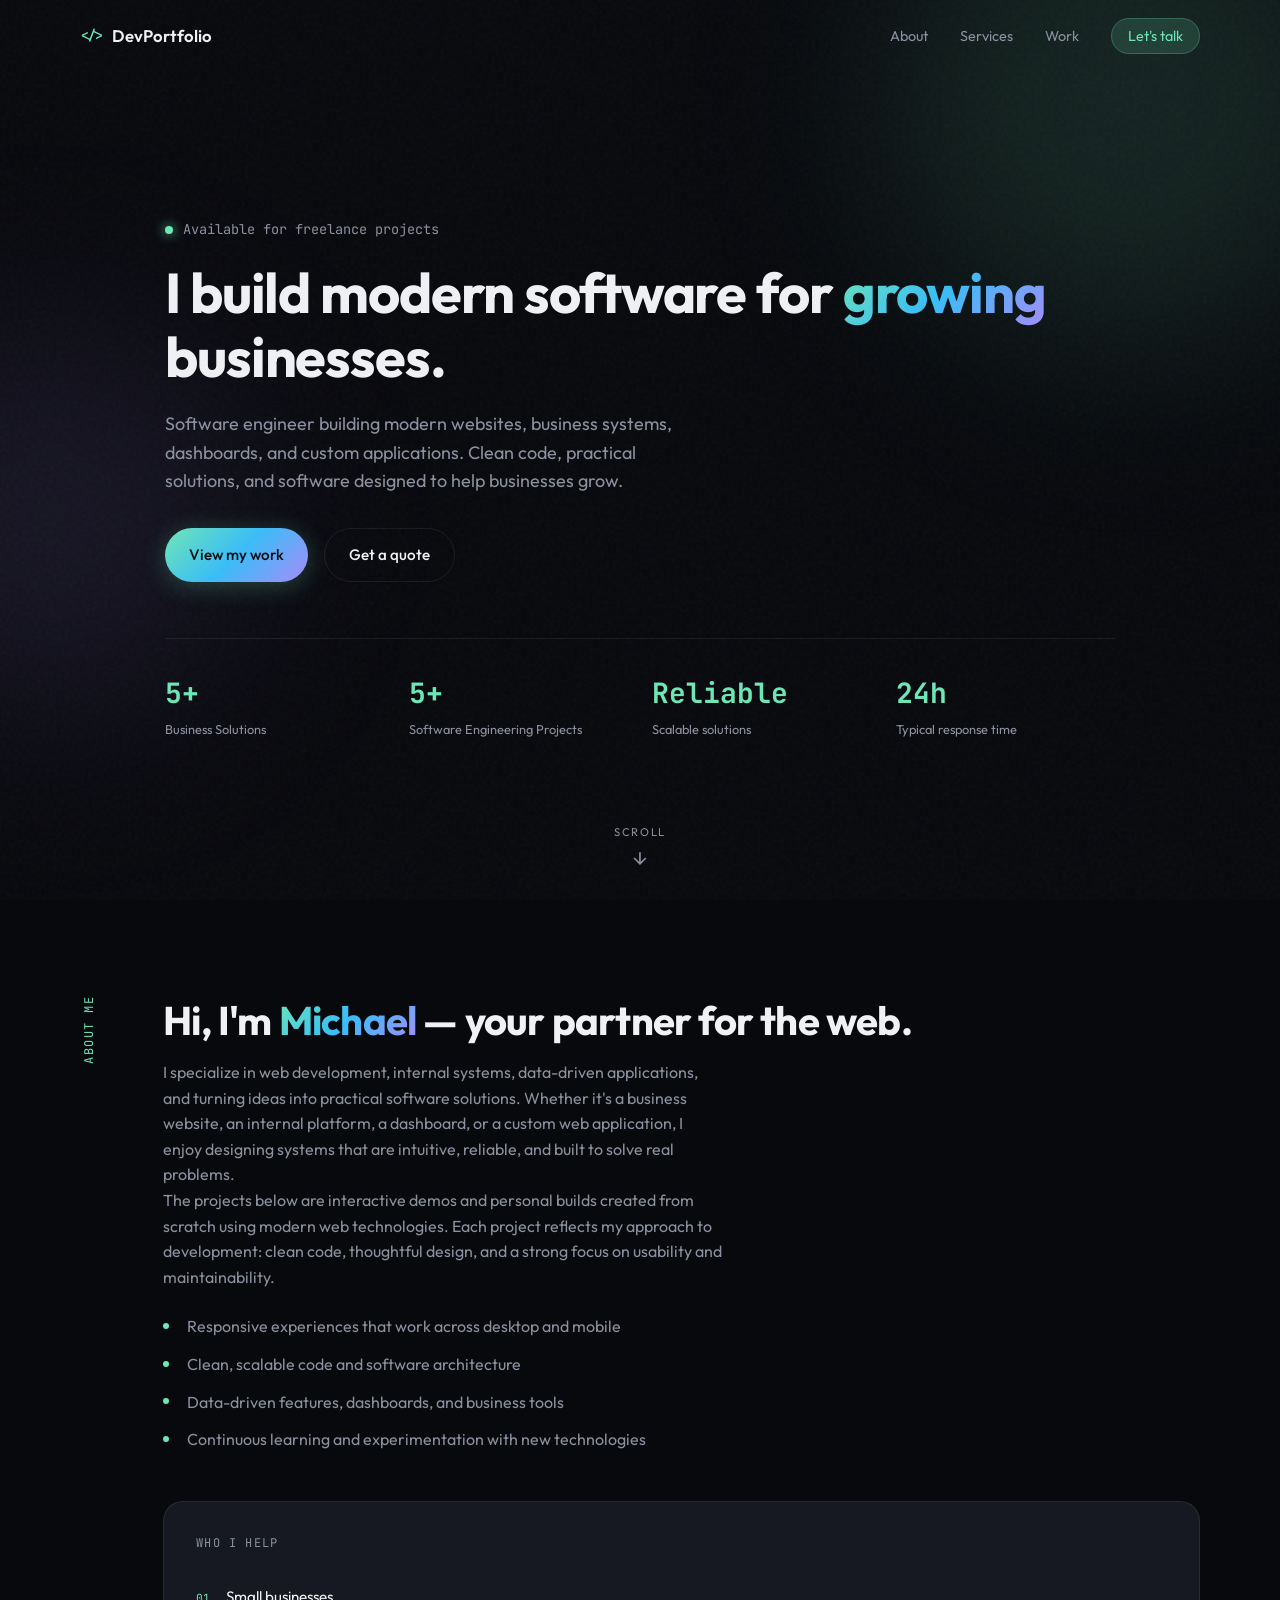
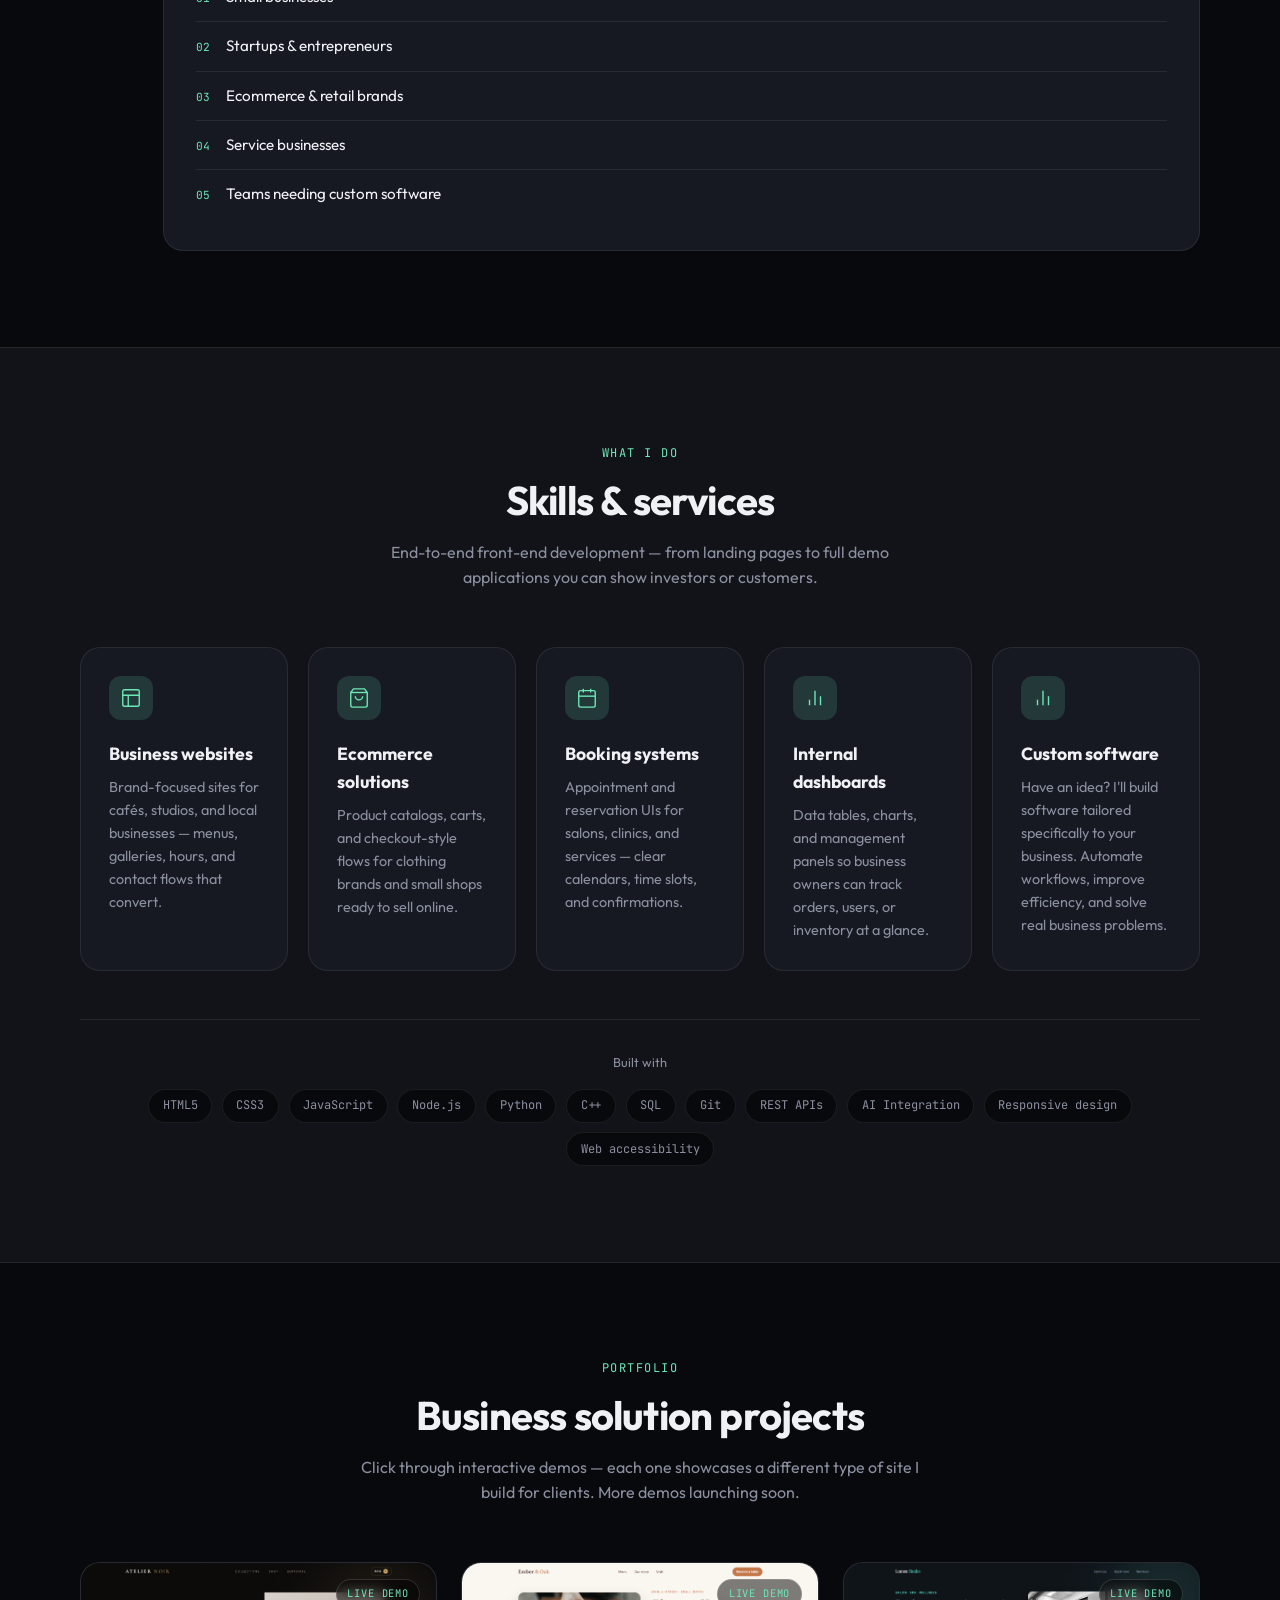
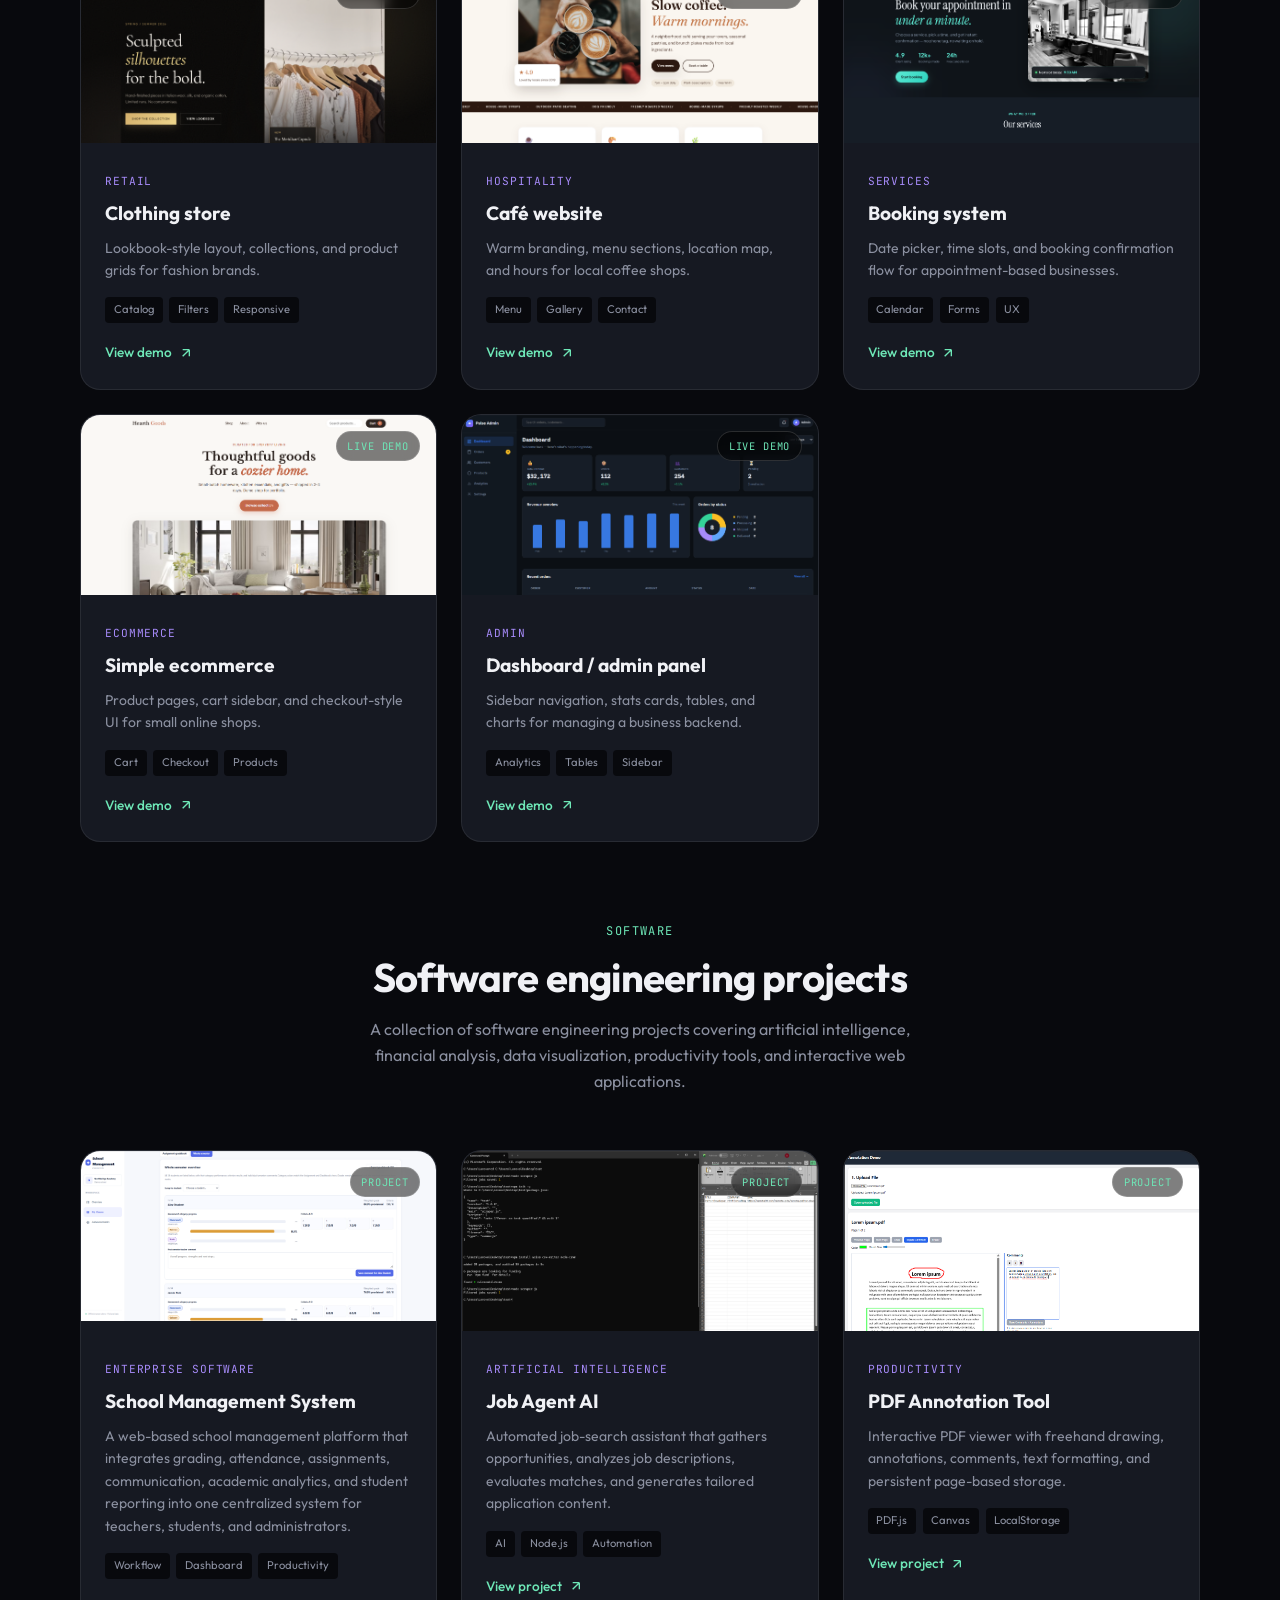
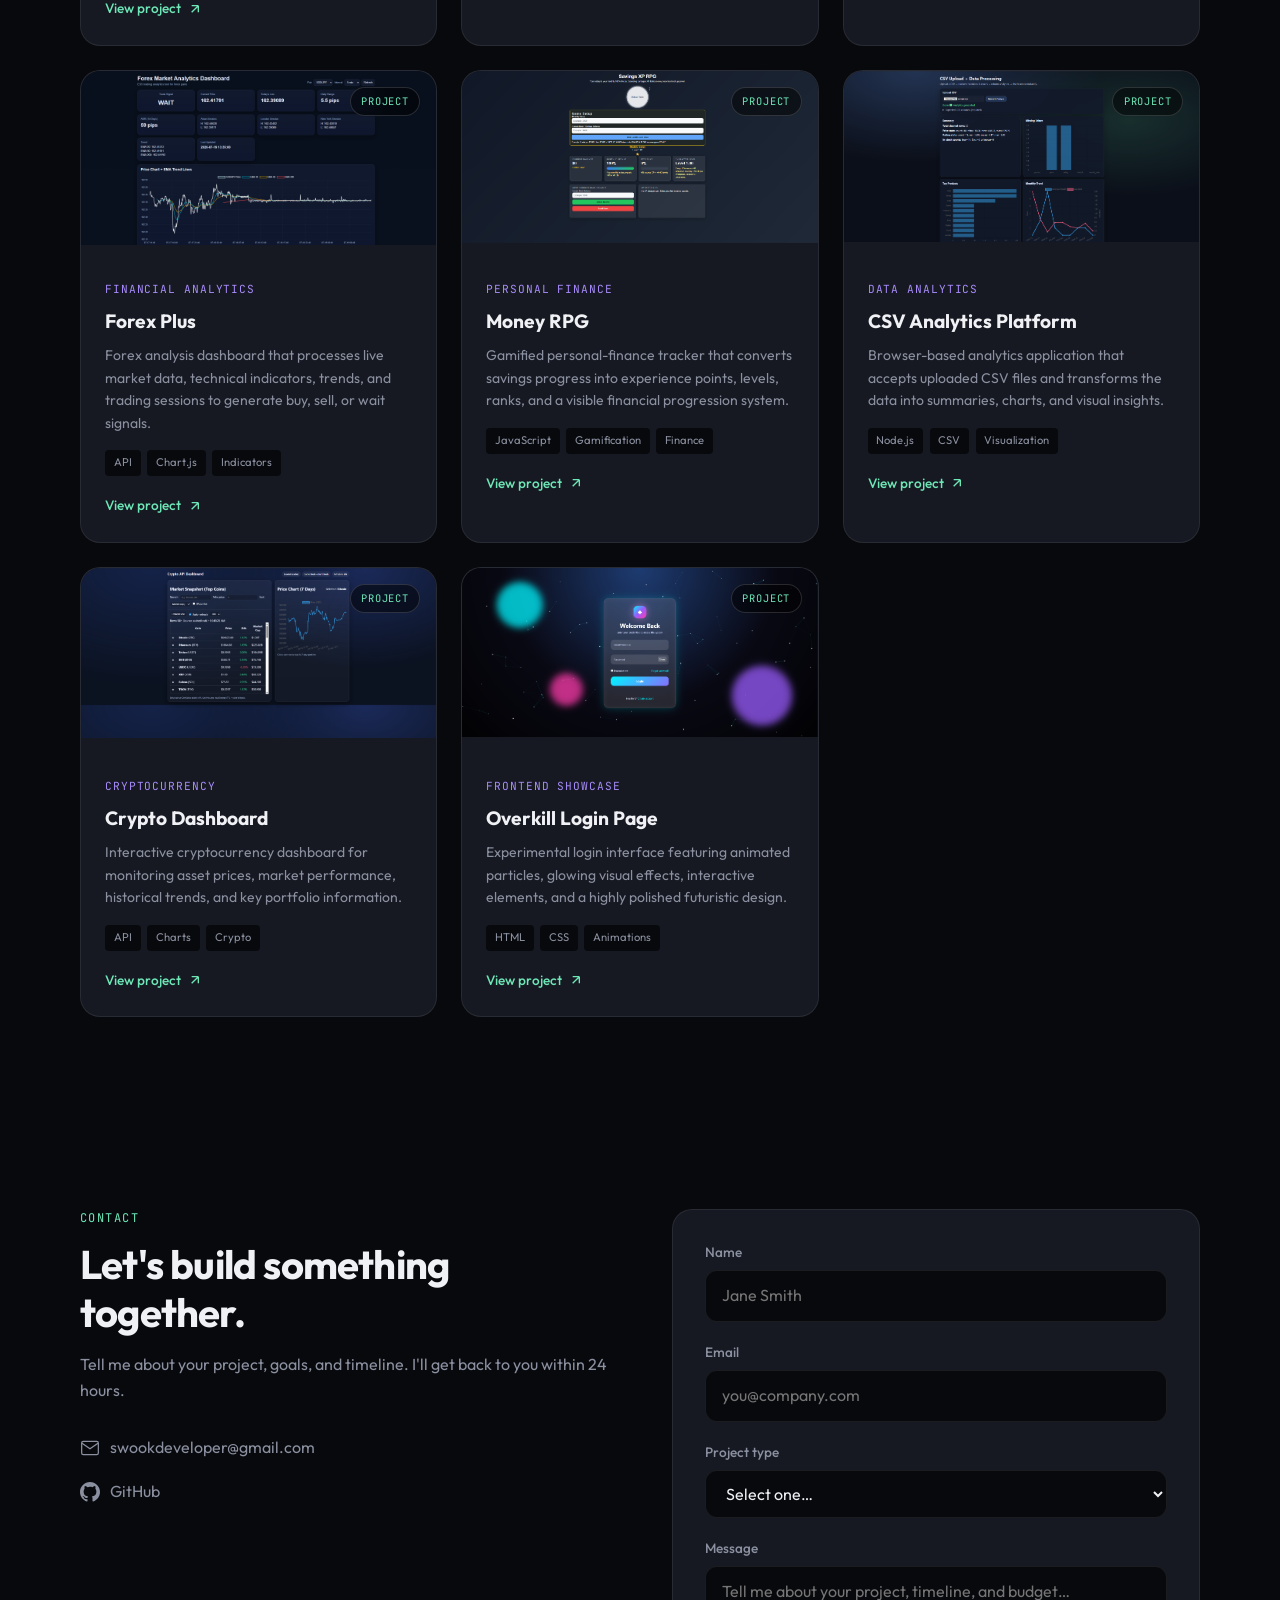
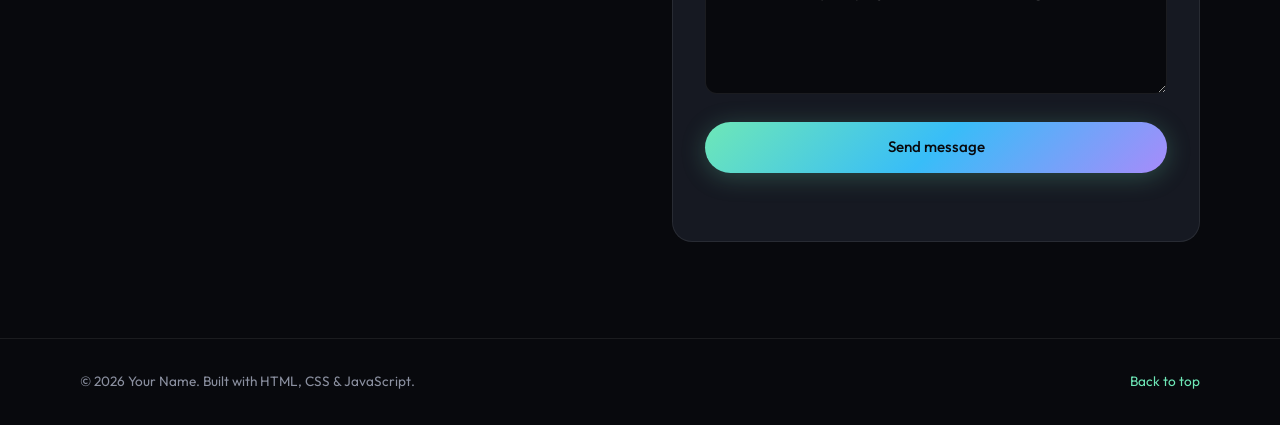
<file: index.html>
<!DOCTYPE html>
<html lang="en">
<head>
  <meta charset="UTF-8" />
  <meta name="viewport" content="width=device-width, initial-scale=1.0" />
  <meta name="description" content="Freelance web developer — custom websites, ecommerce, booking systems, and admin dashboards for small businesses." />
  <title>swook | Software Developer</title>
  <link rel="preconnect" href="https://fonts.googleapis.com" />
  <link rel="preconnect" href="https://fonts.gstatic.com" crossorigin />
  <link href="https://fonts.googleapis.com/css2?family=Outfit:wght@300;400;500;600;700&family=JetBrains+Mono:wght@400;500&display=swap" rel="stylesheet" />
  <!-- Use only ONE stylesheet (do not also link styles.css — that causes double styling) -->
  <link rel="stylesheet" href="css/style.css" />
</head>
<body>
  <div class="noise" aria-hidden="true"></div>
  <div class="gradient-orb gradient-orb--1" aria-hidden="true"></div>
  <div class="gradient-orb gradient-orb--2" aria-hidden="true"></div>

  <header class="header" id="header">
    <nav class="nav container" aria-label="Main navigation">
      <a href="#home" class="nav__logo">
        <span class="nav__logo-mark">&lt;/&gt;</span>
        <span class="nav__logo-text">DevPortfolio</span>
      </a>
      <button class="nav__toggle" id="navToggle" aria-label="Open menu" aria-expanded="false">
        <span></span>
        <span></span>
        <span></span>
      </button>
      <ul class="nav__links" id="navLinks">
        <li><a href="#about" class="nav__link">About</a></li>
        <li><a href="#services" class="nav__link">Services</a></li>
        <li><a href="#work" class="nav__link">Work</a></li>
        <li><a href="#contact" class="nav__link nav__link--cta">Let's talk</a></li>
      </ul>
    </nav>
  </header>

  <main>
    <!-- Hero -->
    <section class="hero" id="home">
      <div class="container hero__inner">
        <p class="hero__eyebrow reveal">
          <span class="hero__status"></span>
          Available for freelance projects
        </p>
        <h1 class="hero__title reveal reveal--delay-1">
          I build modern software for
          <span class="hero__highlight">growing</span>
          businesses.
        </h1>
        <p class="hero__subtitle reveal reveal--delay-2">
          Software engineer building modern websites, business systems, dashboards, and custom applications. Clean code, practical solutions, and software designed to help businesses grow.
        </p>
        <div class="hero__actions reveal reveal--delay-3">
          <a href="#work" class="btn btn--primary">View my work</a>
          <a href="#contact" class="btn btn--ghost">Get a quote</a>
        </div>
        <dl class="hero__stats reveal reveal--delay-4">
          <div>
            <dt>5+</dt>
            <dd>Business Solutions</dd>
          </div>
          <div>
            <dt>5+</dt>
            <dd>Software Engineering Projects</dd>
          </div>
          <div>
            <dt>Reliable</dt>
            <dd>Scalable solutions</dd>
          </div>
          <div>
            <dt>24h</dt>
            <dd>Typical response time</dd>
          </div>
        </dl>
      </div>
      <a href="#about" class="hero__scroll" aria-label="Scroll to about section">
        <span>Scroll</span>
        <svg width="20" height="20" viewBox="0 0 24 24" fill="none" stroke="currentColor" stroke-width="2"><path d="M12 5v14M5 12l7 7 7-7"/></svg>
      </a>
    </section>

    <!-- About -->
    <section class="section about" id="about">
      <div class="container about__grid">
        <div class="section__label reveal">About me</div>
        <div class="about__content">
          <h2 class="section__title reveal">Hi, I'm <span class="text-accent">Michael</span> — your partner for the web.</h2>
          <p class="section__text reveal reveal--delay-1">
            I specialize in web development, internal systems, data-driven applications, and turning ideas into practical software solutions. Whether it's a business website, an internal platform, a dashboard, or a custom web application, I enjoy designing systems that are intuitive, reliable, and built to solve real problems.
          </p>
          <p class="section__text reveal reveal--delay-2">
            The projects below are interactive demos and personal builds created from scratch using modern web technologies. Each project reflects my approach to development: clean code, thoughtful design, and a strong focus on usability and maintainability.
          </p>
          <ul class="about__list reveal reveal--delay-3">
            <li>Responsive experiences that work across desktop and mobile</li>
            <li>Clean, scalable code and software architecture</li>
            <li>Data-driven features, dashboards, and business tools</li>
            <li>Continuous learning and experimentation with new technologies</li>
          </ul>
        </div>
        <div class="about__card reveal reveal--delay-2">
          <div class="about__card-inner">
            <p class="about__card-label">Who I help</p>
            <ul class="about__clients">
              <li><span>01</span> Small businesses</li>
              <li><span>02</span> Startups & entrepreneurs</li>
              <li><span>03</span> Ecommerce & retail brands</li>
              <li><span>04</span> Service businesses</li>
              <li><span>05</span> Teams needing custom software</li>
            </ul>
          </div>
        </div>
      </div>
    </section>

    <!-- Services -->
    <section class="section services" id="services">
      <div class="container">
        <div class="section__header reveal">
          <div class="section__label">What I do</div>
          <h2 class="section__title">Skills &amp; services</h2>
          <p class="section__text section__text--narrow">
            End-to-end front-end development — from landing pages to full demo applications you can show investors or customers.
          </p>
        </div>
        <div class="services__grid">
          <article class="service-card reveal">
            <div class="service-card__icon" aria-hidden="true">
              <svg viewBox="0 0 24 24" fill="none" stroke="currentColor" stroke-width="1.5"><rect x="3" y="3" width="18" height="18" rx="2"/><path d="M3 9h18M9 21V9"/></svg>
            </div>
            <h3>Business websites</h3>
            <p>Brand-focused sites for cafés, studios, and local businesses — menus, galleries, hours, and contact flows that convert.</p>
          </article>
          <article class="service-card reveal reveal--delay-1">
            <div class="service-card__icon" aria-hidden="true">
              <svg viewBox="0 0 24 24" fill="none" stroke="currentColor" stroke-width="1.5"><path d="M6 2L3 6v14a2 2 0 002 2h14a2 2 0 002-2V6l-3-4z"/><line x1="3" y1="6" x2="21" y2="6"/><path d="M16 10a4 4 0 01-8 0"/></svg>
            </div>
            <h3>Ecommerce solutions</h3>
            <p>Product catalogs, carts, and checkout-style flows for clothing brands and small shops ready to sell online.</p>
          </article>
          <article class="service-card reveal reveal--delay-2">
            <div class="service-card__icon" aria-hidden="true">
              <svg viewBox="0 0 24 24" fill="none" stroke="currentColor" stroke-width="1.5"><rect x="3" y="4" width="18" height="18" rx="2"/><line x1="16" y1="2" x2="16" y2="6"/><line x1="8" y1="2" x2="8" y2="6"/><line x1="3" y1="10" x2="21" y2="10"/></svg>
            </div>
            <h3>Booking systems</h3>
            <p>Appointment and reservation UIs for salons, clinics, and services — clear calendars, time slots, and confirmations.</p>
          </article>
          <article class="service-card reveal reveal--delay-3">
            <div class="service-card__icon" aria-hidden="true">
              <svg viewBox="0 0 24 24" fill="none" stroke="currentColor" stroke-width="1.5"><path d="M18 20V10M12 20V4M6 20v-6"/></svg>
            </div>
            <h3>Internal dashboards</h3>
            <p>Data tables, charts, and management panels so business owners can track orders, users, or inventory at a glance.</p>
          </article>
          <article class="service-card reveal reveal--delay-3">
            <div class="service-card__icon" aria-hidden="true">
              <svg viewBox="0 0 24 24" fill="none" stroke="currentColor" stroke-width="1.5"><path d="M18 20V10M12 20V4M6 20v-6"/></svg>
            </div>
            <h3>Custom software</h3>
            <p>Have an idea? I'll build software tailored specifically to your business. Automate workflows, improve efficiency, and solve real business problems.</p>
          </article>
        </div>
        <div class="tech-stack reveal">
          <p class="tech-stack__label">Built with</p>
          <ul class="tech-stack__list">
            <li>HTML5</li>
            <li>CSS3</li>
            <li>JavaScript</li>
            <li>Node.js</li>
            <li>Python</li>
            <li>C++</li>
            <li>SQL</li>
            <li>Git</li>
            <li>REST APIs</li>
            <li>AI Integration</li>
            <li>Responsive design</li>
            <li>Web accessibility</li>
          </ul>
        </div>
      </div>
    </section>

    <!-- Work / Demos -->
    <section class="section work" id="work">
      <div class="container">
        <div class="section__header reveal">
          <div class="section__label">Portfolio</div>
          <h2 class="section__title">Business solution projects</h2>
          <p class="section__text section__text--narrow">
            Click through interactive demos — each one showcases a different type of site I build for clients. More demos launching soon.
          </p>
        </div>
        <div class="projects__grid">
          <!-- 1. Clothing store -->
          <article class="project-card reveal" data-demo="clothing-store">
            <a href="demos/clothing-store/index.html" class="project-card__link">
              <div class="project-card__visual">
                <img src="images/clothing.png" alt="Preview of the clothing store demo" class="project-card__image"/>
                <span class="project-card__badge">Live demo</span>
              </div>
              <div class="project-card__body">
                <span class="project-card__category">Retail</span>
                <h3>Clothing store</h3>
                <p>Lookbook-style layout, collections, and product grids for fashion brands.</p>
                <ul class="project-card__tags">
                  <li>Catalog</li>
                  <li>Filters</li>
                  <li>Responsive</li>
                </ul>
                <span class="project-card__cta">View demo <svg width="16" height="16" viewBox="0 0 24 24" fill="none" stroke="currentColor" stroke-width="2"><path d="M7 17L17 7M17 7H7M17 7v10"/></svg></span>
              </div>
            </a>
          </article>

          <!-- 2. Cafe -->
          <article class="project-card reveal reveal--delay-1" data-demo="cafe">
            <a href="demos/cafe/index.html" class="project-card__link">
              <div class="project-card__visual">
                <img src="images/cafe.png" alt="Preview of the cafe website demo" class="project-card__image"/>
                <span class="project-card__badge">Live demo</span>
              </div>
              <div class="project-card__body">
                <span class="project-card__category">Hospitality</span>
                <h3>Café website</h3>
                <p>Warm branding, menu sections, location map, and hours for local coffee shops.</p>
                <ul class="project-card__tags">
                  <li>Menu</li>
                  <li>Gallery</li>
                  <li>Contact</li>
                </ul>
                <span class="project-card__cta">View demo <svg width="16" height="16" viewBox="0 0 24 24" fill="none" stroke="currentColor" stroke-width="2"><path d="M7 17L17 7M17 7H7M17 7v10"/></svg></span>
              </div>
            </a>
          </article>

          <!-- 3. Booking -->
          <article class="project-card reveal reveal--delay-2" data-demo="booking">
            <a href="demos/booking/index.html" class="project-card__link">
              <div class="project-card__visual">
                <img src="images/booking.png" alt="Preview of the booking system demo" class="project-card__image"/>
                <span class="project-card__badge">Live demo</span>
              </div>
              <div class="project-card__body">
                <span class="project-card__category">Services</span>
                <h3>Booking system</h3>
                <p>Date picker, time slots, and booking confirmation flow for appointment-based businesses.</p>
                <ul class="project-card__tags">
                  <li>Calendar</li>
                  <li>Forms</li>
                  <li>UX</li>
                </ul>
                <span class="project-card__cta">View demo <svg width="16" height="16" viewBox="0 0 24 24" fill="none" stroke="currentColor" stroke-width="2"><path d="M7 17L17 7M17 7H7M17 7v10"/></svg></span>
              </div>
            </a>
          </article>

          <!-- 4. Simple ecommerce -->
          <article class="project-card reveal" data-demo="ecommerce">
            <a href="demos/ecommerce/index.html" class="project-card__link">
              <div class="project-card__visual">
                <img src="images/ecommerce.png" alt="Preview of the simple ecommerce demo" class="project-card__image"/>
                <span class="project-card__badge">Live demo</span>
              </div>
              <div class="project-card__body">
                <span class="project-card__category">Ecommerce</span>
                <h3>Simple ecommerce</h3>
                <p>Product pages, cart sidebar, and checkout-style UI for small online shops.</p>
                <ul class="project-card__tags">
                  <li>Cart</li>
                  <li>Checkout</li>
                  <li>Products</li>
                </ul>
                <span class="project-card__cta">View demo <svg width="16" height="16" viewBox="0 0 24 24" fill="none" stroke="currentColor" stroke-width="2"><path d="M7 17L17 7M17 7H7M17 7v10"/></svg></span>
              </div>
            </a>
          </article>

          <!-- 5. Dashboard -->
          <article class="project-card reveal reveal--delay-1" data-demo="dashboard">
            <a href="demos/dashboard/index.html" class="project-card__link">
              <div class="project-card__visual">
                <img src="images/admin.png" alt="Preview of the dashboard/admin panel demo" class="project-card__image"/>
                <span class="project-card__badge">Live demo</span>
              </div>
              <div class="project-card__body">
                <span class="project-card__category">Admin</span>
                <h3>Dashboard / admin panel</h3>
                <p>Sidebar navigation, stats cards, tables, and charts for managing a business backend.</p>
                <ul class="project-card__tags">
                  <li>Analytics</li>
                  <li>Tables</li>
                  <li>Sidebar</li>
                </ul>
                <span class="project-card__cta">View demo <svg width="16" height="16" viewBox="0 0 24 24" fill="none" stroke="currentColor" stroke-width="2"><path d="M7 17L17 7M17 7H7M17 7v10"/></svg></span>
              </div>
            </a>
          </article>
        </div>

       <!-- Software Projects -->
<div class="section__header reveal" style="margin-top: 5rem;">
  <div class="section__label">Software</div>
  <h2 class="section__title">Software engineering projects</h2>
  <p class="section__text section__text--narrow">
    A collection of software engineering projects covering artificial intelligence, financial analysis, data visualization, productivity tools, and interactive web applications.
  </p>
</div>

<div class="projects__grid">

  <!-- 0. Workflow platform -->
  <article class="project-card reveal reveal--delay-1">
    <a href="https://s-w00k.github.io/scmgmt/" class="project-card__link">
      <div class="project-card__visual">
        <img
          src="images/schoolmgmt.png"
          alt="Preview of the school management platform"
          class="project-card__image"
        />
        <span class="project-card__badge">Project</span>
      </div>

      <div class="project-card__body">
        <span class="project-card__category">Enterprise Software</span>
        <h3>School Management System</h3>
        <p>
          A web-based school management platform that integrates grading, attendance, assignments, communication, academic analytics, and student reporting into one centralized system for teachers, students, and administrators.
        </p>

        <ul class="project-card__tags">
          <li>Workflow</li>
          <li>Dashboard</li>
          <li>Productivity</li>
        </ul>

        <span class="project-card__cta">
          View project
          <svg
            width="16"
            height="16"
            viewBox="0 0 24 24"
            fill="none"
            stroke="currentColor"
            stroke-width="2"
          >
            <path d="M7 17L17 7M17 7H7M17 7v10"/>
          </svg>
        </span>
      </div>
    </a>
  </article>

  <!-- 1. Job Agent AI -->
  <article class="project-card reveal reveal--delay-1">
    <a href="https://github.com/s-w00k/AI-Job-Hunter-Agent" class="project-card__link">
      <div class="project-card__visual">
        <img
          src="images/job-agent.png"
          alt="Preview of the Job Agent AI application"
          class="project-card__image"
        />
        <span class="project-card__badge">Project</span>
      </div>

      <div class="project-card__body">
        <span class="project-card__category">Artificial Intelligence</span>
        <h3>Job Agent AI</h3>
        <p>
          Automated job-search assistant that gathers opportunities, analyzes
          job descriptions, evaluates matches, and generates tailored application content.
        </p>

        <ul class="project-card__tags">
          <li>AI</li>
          <li>Node.js</li>
          <li>Automation</li>
        </ul>

        <span class="project-card__cta">
          View project
          <svg
            width="16"
            height="16"
            viewBox="0 0 24 24"
            fill="none"
            stroke="currentColor"
            stroke-width="2"
          >
            <path d="M7 17L17 7M17 7H7M17 7v10"/>
          </svg>
        </span>
      </div>
    </a>
  </article>

  <!-- 2. PDF Annotation Tool -->
  <article class="project-card reveal">
    <a href="https://s-w00k.github.io/AnnotationFeature/" class="project-card__link">
      <div class="project-card__visual">
        <img
          src="images/pdf-annotation.png"
          alt="Preview of the PDF annotation application"
          class="project-card__image"
        />
        <span class="project-card__badge">Project</span>
      </div>

      <div class="project-card__body">
        <span class="project-card__category">Productivity</span>
        <h3>PDF Annotation Tool</h3>
        <p>
          Interactive PDF viewer with freehand drawing, annotations, comments,
          text formatting, and persistent page-based storage.
        </p>

        <ul class="project-card__tags">
          <li>PDF.js</li>
          <li>Canvas</li>
          <li>LocalStorage</li>
        </ul>

        <span class="project-card__cta">
          View project
          <svg
            width="16"
            height="16"
            viewBox="0 0 24 24"
            fill="none"
            stroke="currentColor"
            stroke-width="2"
          >
            <path d="M7 17L17 7M17 7H7M17 7v10"/>
          </svg>
        </span>
      </div>
    </a>
  </article>

  <!-- 3. Forex Plus -->
  <article class="project-card reveal reveal--delay-2">
    <a href="https://forexplus.onrender.com/" class="project-card__link">
      <div class="project-card__visual">
        <img
          src="images/forex-plus.png"
          alt="Preview of the Forex Plus trading dashboard"
          class="project-card__image"
        />
        <span class="project-card__badge">Project</span>
      </div>

      <div class="project-card__body">
        <span class="project-card__category">Financial Analytics</span>
        <h3>Forex Plus</h3>
        <p>
          Forex analysis dashboard that processes live market data, technical
          indicators, trends, and trading sessions to generate buy, sell, or wait signals.
        </p>

        <ul class="project-card__tags">
          <li>API</li>
          <li>Chart.js</li>
          <li>Indicators</li>
        </ul>

        <span class="project-card__cta">
          View project
          <svg
            width="16"
            height="16"
            viewBox="0 0 24 24"
            fill="none"
            stroke="currentColor"
            stroke-width="2"
          >
            <path d="M7 17L17 7M17 7H7M17 7v10"/>
          </svg>
        </span>
      </div>
    </a>
  </article>

  <!-- 4. Money RPG -->
  <article class="project-card reveal">
    <a href="https://s-w00k.github.io/savingsxp/" class="project-card__link">
      <div class="project-card__visual">
        <img
          src="images/money-rpg.png"
          alt="Preview of the Money RPG application"
          class="project-card__image"
        />
        <span class="project-card__badge">Project</span>
      </div>

      <div class="project-card__body">
        <span class="project-card__category">Personal Finance</span>
        <h3>Money RPG</h3>
        <p>
          Gamified personal-finance tracker that converts savings progress into
          experience points, levels, ranks, and a visible financial progression system.
        </p>

        <ul class="project-card__tags">
          <li>JavaScript</li>
          <li>Gamification</li>
          <li>Finance</li>
        </ul>

        <span class="project-card__cta">
          View project
          <svg
            width="16"
            height="16"
            viewBox="0 0 24 24"
            fill="none"
            stroke="currentColor"
            stroke-width="2"
          >
            <path d="M7 17L17 7M17 7H7M17 7v10"/>
          </svg>
        </span>
      </div>
    </a>
  </article>

  <!-- 5. CSV Analytics Platform -->
  <article class="project-card reveal reveal--delay-1">
    <a href="https://csv-data-processing-visualization-engine.onrender.com/" class="project-card__link">
      <div class="project-card__visual">
        <img
          src="images/csv-analytics.png"
          alt="Preview of the CSV analytics platform"
          class="project-card__image"
        />
        <span class="project-card__badge">Project</span>
      </div>

      <div class="project-card__body">
        <span class="project-card__category">Data Analytics</span>
        <h3>CSV Analytics Platform</h3>
        <p>
          Browser-based analytics application that accepts uploaded CSV files
          and transforms the data into summaries, charts, and visual insights.
        </p>

        <ul class="project-card__tags">
          <li>Node.js</li>
          <li>CSV</li>
          <li>Visualization</li>
        </ul>

        <span class="project-card__cta">
          View project
          <svg
            width="16"
            height="16"
            viewBox="0 0 24 24"
            fill="none"
            stroke="currentColor"
            stroke-width="2"
          >
            <path d="M7 17L17 7M17 7H7M17 7v10"/>
          </svg>
        </span>
      </div>
    </a>
  </article>

  <!-- 6. Crypto Dashboard -->
  <article class="project-card reveal reveal--delay-2">
    <a href="https://s-w00k.github.io/Crypto-Dashboard/" class="project-card__link">
      <div class="project-card__visual">
        <img
          src="images/crypto-dashboard.png"
          alt="Preview of the cryptocurrency dashboard"
          class="project-card__image"
        />
        <span class="project-card__badge">Project</span>
      </div>

      <div class="project-card__body">
        <span class="project-card__category">Cryptocurrency</span>
        <h3>Crypto Dashboard</h3>
        <p>
          Interactive cryptocurrency dashboard for monitoring asset prices,
          market performance, historical trends, and key portfolio information.
        </p>

        <ul class="project-card__tags">
          <li>API</li>
          <li>Charts</li>
          <li>Crypto</li>
        </ul>

        <span class="project-card__cta">
          View project
          <svg
            width="16"
            height="16"
            viewBox="0 0 24 24"
            fill="none"
            stroke="currentColor"
            stroke-width="2"
          >
            <path d="M7 17L17 7M17 7H7M17 7v10"/>
          </svg>
        </span>
      </div>
    </a>
  </article>

  <!-- 7. Overkill Login Page -->
  <article class="project-card reveal">
    <a href="https://s-w00k.github.io/overkill_loginPage/" class="project-card__link">
      <div class="project-card__visual">
        <img
          src="images/overkill-login.png"
          alt="Preview of the Overkill Login Page"
          class="project-card__image"
        />
        <span class="project-card__badge">Project</span>
      </div>

      <div class="project-card__body">
        <span class="project-card__category">Frontend Showcase</span>
        <h3>Overkill Login Page</h3>
        <p>
          Experimental login interface featuring animated particles, glowing
          visual effects, interactive elements, and a highly polished futuristic design.
        </p>

        <ul class="project-card__tags">
          <li>HTML</li>
          <li>CSS</li>
          <li>Animations</li>
        </ul>

        <span class="project-card__cta">
          View project
          <svg
            width="16"
            height="16"
            viewBox="0 0 24 24"
            fill="none"
            stroke="currentColor"
            stroke-width="2"
          >
            <path d="M7 17L17 7M17 7H7M17 7v10"/>
          </svg>
        </span>
      </div>
    </a>
  </article>

</div>
      </div>
    </section>

    <!-- Contact -->
    <section class="section contact" id="contact">
      <div class="container contact__grid">
        <div class="contact__intro reveal">
          <div class="section__label">Contact</div>
          <h2 class="section__title">Let's build something together.</h2>
          <p class="section__text">
            Tell me about your project, goals, and timeline. I'll get back to you within 24 hours.
          </p>
          <ul class="contact__links">
            <li>
              <a href="mailto:swookdeveloper@gmail.com">
                <svg viewBox="0 0 24 24" fill="none" stroke="currentColor" stroke-width="1.5" width="20" height="20"><path d="M4 4h16c1.1 0 2 .9 2 2v12c0 1.1-.9 2-2 2H4c-1.1 0-2-.9-2-2V6c0-1.1.9-2 2-2z"/><polyline points="22,6 12,13 2,6"/></svg>
                swookdeveloper@gmail.com
              </a>
            </li>
            <li>
              <a href="https://github.com/s-w00k" target="_blank" rel="noopener noreferrer">
                <svg viewBox="0 0 24 24" fill="currentColor" width="20" height="20"><path d="M12 0C5.374 0 0 5.373 0 12c0 5.302 3.438 9.8 8.207 11.387.599.111.793-.261.793-.577v-2.234c-3.338.726-4.033-1.416-4.033-1.416-.546-1.387-1.333-1.756-1.333-1.756-1.089-.745.083-.729.083-.729 1.205.084 1.839 1.237 1.839 1.237 1.07 1.834 2.807 1.304 3.492.997.107-.775.418-1.305.762-1.604-2.665-.305-5.467-1.334-5.467-5.931 0-1.311.469-2.381 1.236-3.221-.124-.303-.535-1.524.117-3.176 0 0 1.008-.322 3.301 1.23A11.509 11.509 0 0112 5.803c1.02.005 2.047.138 3.006.404 2.291-1.552 3.297-1.23 3.297-1.23.653 1.653.242 2.874.118 3.176.77.84 1.235 1.911 1.235 3.221 0 4.609-2.807 5.624-5.479 5.921.43.372.823 1.102.823 2.222v3.293c0 .319.192.694.801.576C20.566 21.797 24 17.3 24 12c0-6.627-5.373-12-12-12z"/></svg>
                GitHub
              </a>
            </li>
          </ul>
        </div>
        <form class="contact__form reveal reveal--delay-1" id="contactForm" action="https://formspree.io/f/mvzepwaq" method="POST">
          <div class="form-group">
            <label for="name">Name</label>
            <input type="text" id="name" name="name" required autocomplete="name" placeholder="Jane Smith" />
          </div>
          <div class="form-group">
            <label for="email">Email</label>
            <input type="email" id="email" name="email" required autocomplete="email" placeholder="you@company.com" />
          </div>
          <div class="form-group">
            <label for="project">Project type</label>
            <select id="project" name="project">
              <option value="">Select one…</option>
              <option value="website">Business website</option>
              <option value="ecommerce">Ecommerce / store</option>
              <option value="booking">Booking system</option>
              <option value="dashboard">Dashboard / admin</option>
              <option value="other">Something else</option>
            </select>
          </div>
          <div class="form-group">
            <label for="message">Message</label>
            <textarea id="message" name="message" rows="4" required placeholder="Tell me about your project, timeline, and budget…"></textarea>
          </div>
          <button type="submit" class="btn btn--primary btn--full">Send message</button>
          <p class="form-note" id="formNote" role="status" aria-live="polite"></p>
        </form>
      </div>
    </section>
  </main>

  <footer class="footer">
    <div class="container footer__inner">
      <p>&copy; <span id="year"></span> Your Name. Built with HTML, CSS &amp; JavaScript.</p>
      <a href="#home" class="footer__top">Back to top</a>
    </div>
  </footer>

  <!-- Toast for coming-soon demos -->
  <div class="toast" id="toast" role="alert" aria-live="assertive" hidden>
    <p>This demo is coming soon — we're building it next!</p>
  </div>

  <script src="js/main.js" defer></script>
</body>
</html>
</file>
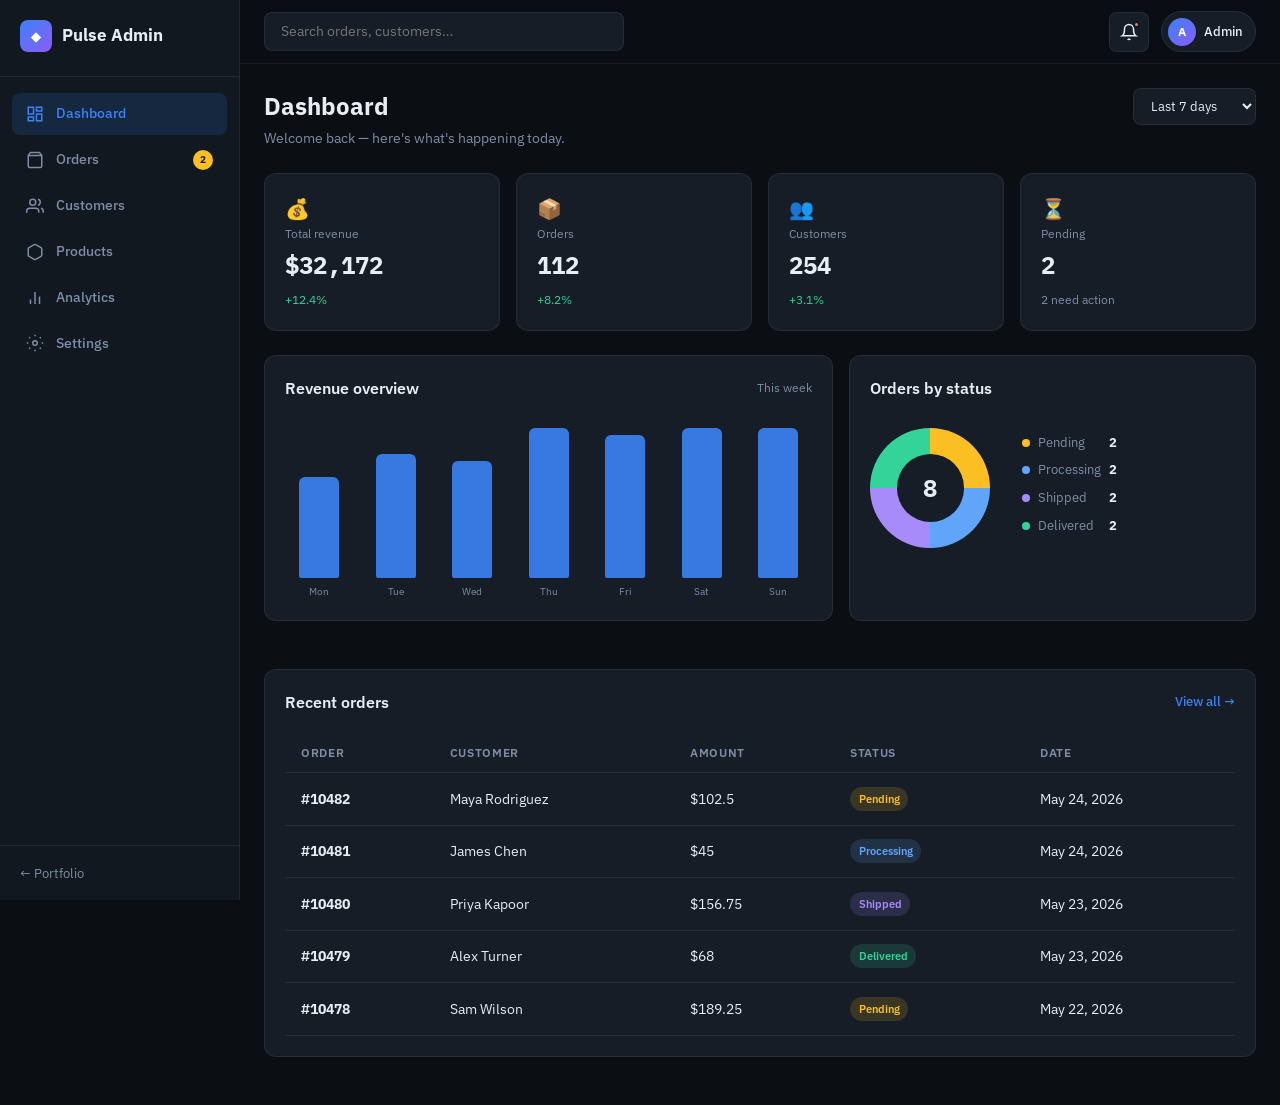
<file: demos/dashboard/index.html>
<!DOCTYPE html>
<html lang="en">
<head>
  <meta charset="UTF-8" />
  <meta name="viewport" content="width=device-width, initial-scale=1.0" />
  <title>Pulse Admin — Dashboard</title>
  <link rel="preconnect" href="https://fonts.googleapis.com" />
  <link rel="preconnect" href="https://fonts.gstatic.com" crossorigin />
  <link href="https://fonts.googleapis.com/css2?family=IBM+Plex+Sans:wght@400;500;600;700&family=IBM+Plex+Mono:wght@400;500&display=swap" rel="stylesheet" />
  <link rel="stylesheet" href="css/style.css" />
</head>
<body>
  <div class="app">
    <aside class="sidebar" id="sidebar">
      <a href="#" class="sidebar__brand">
        <span class="sidebar__logo">◆</span>
        Pulse Admin
      </a>
      <nav class="sidebar__nav" id="sidebarNav">
        <button type="button" class="nav-item is-active" data-view="dashboard">
          <svg viewBox="0 0 24 24" fill="none" stroke="currentColor" stroke-width="2"><rect x="3" y="3" width="7" height="9"/><rect x="14" y="3" width="7" height="5"/><rect x="14" y="12" width="7" height="9"/><rect x="3" y="16" width="7" height="5"/></svg>
          Dashboard
        </button>
        <button type="button" class="nav-item" data-view="orders">
          <svg viewBox="0 0 24 24" fill="none" stroke="currentColor" stroke-width="2"><path d="M6 2L3 6v14a2 2 0 002 2h14a2 2 0 002-2V6l-3-4z"/><line x1="3" y1="6" x2="21" y2="6"/></svg>
          Orders
          <span class="nav-item__badge" id="ordersBadge">12</span>
        </button>
        <button type="button" class="nav-item" data-view="customers">
          <svg viewBox="0 0 24 24" fill="none" stroke="currentColor" stroke-width="2"><path d="M17 21v-2a4 4 0 00-4-4H5a4 4 0 00-4 4v2"/><circle cx="9" cy="7" r="4"/><path d="M23 21v-2a4 4 0 00-3-3.87M16 3.13a4 4 0 010 7.75"/></svg>
          Customers
        </button>
        <button type="button" class="nav-item" data-view="products">
          <svg viewBox="0 0 24 24" fill="none" stroke="currentColor" stroke-width="2"><path d="M21 16V8a2 2 0 00-1-1.73l-7-4a2 2 0 00-2 0l-7 4A2 2 0 003 8v8a2 2 0 001 1.73l7 4a2 2 0 002 0l7-4A2 2 0 0021 16z"/></svg>
          Products
        </button>
        <button type="button" class="nav-item" data-view="analytics">
          <svg viewBox="0 0 24 24" fill="none" stroke="currentColor" stroke-width="2"><path d="M18 20V10M12 20V4M6 20v-6"/></svg>
          Analytics
        </button>
        <button type="button" class="nav-item" data-view="settings">
          <svg viewBox="0 0 24 24" fill="none" stroke="currentColor" stroke-width="2"><circle cx="12" cy="12" r="3"/><path d="M12 1v2M12 21v2M4.22 4.22l1.42 1.42M18.36 18.36l1.42 1.42M1 12h2M21 12h2M4.22 19.78l1.42-1.42M18.36 5.64l1.42-1.42"/></svg>
          Settings
        </button>
      </nav>
      <div class="sidebar__foot">
        <a href="../../index.html" class="sidebar__back">← Portfolio</a>
      </div>
    </aside>

    <div class="sidebar-overlay" id="sidebarOverlay" hidden></div>

    <div class="main">
      <header class="topbar">
        <button type="button" class="topbar__menu" id="menuToggle" aria-label="Toggle menu">
          <span></span><span></span><span></span>
        </button>
        <div class="topbar__search">
          <input type="search" id="globalSearch" placeholder="Search orders, customers…" aria-label="Search" />
        </div>
        <div class="topbar__actions">
          <div class="notif-wrap">
            <button type="button" class="topbar__icon" id="notifBtn" aria-label="Notifications">
              <svg viewBox="0 0 24 24" fill="none" stroke="currentColor" stroke-width="2"><path d="M18 8A6 6 0 006 8c0 7-3 9-3 9h18s-3-2-3-9"/><path d="M13.73 21a2 2 0 01-3.46 0"/></svg>
              <span class="notif-dot"></span>
            </button>
            <div class="notif-panel" id="notifPanel" hidden>
              <p class="notif-panel__title">Notifications</p>
              <ul id="notifList"></ul>
            </div>
          </div>
          <div class="user-menu">
            <button type="button" class="user-menu__btn" id="userBtn">
              <span class="user-menu__avatar">A</span>
              <span>Admin</span>
            </button>
          </div>
        </div>
      </header>

      <div class="content">
        <!-- Dashboard -->
        <section class="view is-active" id="view-dashboard" data-view="dashboard">
          <div class="page-head">
            <div>
              <h1>Dashboard</h1>
              <p class="page-head__sub">Welcome back — here's what's happening today.</p>
            </div>
            <select class="period-select" id="periodSelect" aria-label="Time period">
              <option value="7">Last 7 days</option>
              <option value="30">Last 30 days</option>
              <option value="90">Last 90 days</option>
            </select>
          </div>

          <div class="stats" id="statsGrid"></div>

          <div class="grid-2">
            <div class="card">
              <div class="card__head">
                <h2>Revenue overview</h2>
                <span class="card__meta" id="chartMeta">This week</span>
              </div>
              <div class="chart" id="revenueChart" aria-hidden="true"></div>
            </div>
            <div class="card">
              <div class="card__head">
                <h2>Orders by status</h2>
              </div>
              <div class="donut-wrap">
                <div class="donut" id="statusDonut">
                  <span class="donut__center" id="donutCenter">0</span>
                </div>
                <ul class="donut-legend" id="donutLegend"></ul>
              </div>
            </div>
          </div>

          <div class="card">
            <div class="card__head">
              <h2>Recent orders</h2>
              <a href="#" class="link" data-goto="orders">View all →</a>
            </div>
            <div class="table-wrap">
              <table class="table" id="recentOrdersTable">
                <thead>
                  <tr>
                    <th>Order</th>
                    <th>Customer</th>
                    <th>Amount</th>
                    <th>Status</th>
                    <th>Date</th>
                  </tr>
                </thead>
                <tbody></tbody>
              </table>
            </div>
          </div>
        </section>

        <!-- Orders -->
        <section class="view" id="view-orders" data-view="orders" hidden>
          <div class="page-head">
            <div>
              <h1>Orders</h1>
              <p class="page-head__sub">Manage and update order statuses.</p>
            </div>
          </div>
          <div class="toolbar">
            <div class="tabs" id="orderTabs">
              <button type="button" class="tab is-active" data-status="all">All</button>
              <button type="button" class="tab" data-status="pending">Pending</button>
              <button type="button" class="tab" data-status="processing">Processing</button>
              <button type="button" class="tab" data-status="shipped">Shipped</button>
              <button type="button" class="tab" data-status="delivered">Delivered</button>
            </div>
          </div>
          <div class="card">
            <div class="table-wrap">
              <table class="table table--actions" id="ordersTable">
                <thead>
                  <tr>
                    <th>Order ID</th>
                    <th>Customer</th>
                    <th>Items</th>
                    <th>Total</th>
                    <th>Status</th>
                    <th>Actions</th>
                  </tr>
                </thead>
                <tbody></tbody>
              </table>
            </div>
          </div>
        </section>

        <!-- Customers -->
        <section class="view" id="view-customers" data-view="customers" hidden>
          <div class="page-head">
            <div>
              <h1>Customers</h1>
              <p class="page-head__sub">Your registered and guest buyers.</p>
            </div>
          </div>
          <div class="card">
            <div class="customers-grid" id="customersGrid"></div>
          </div>
        </section>

        <!-- Products -->
        <section class="view" id="view-products" data-view="products" hidden>
          <div class="page-head">
            <div>
              <h1>Products</h1>
              <p class="page-head__sub">Inventory and stock levels.</p>
            </div>
            <button type="button" class="btn btn--primary" id="addProductBtn">+ Add product</button>
          </div>
          <div class="card">
            <div class="table-wrap">
              <table class="table" id="productsTable">
                <thead>
                  <tr>
                    <th>Product</th>
                    <th>SKU</th>
                    <th>Stock</th>
                    <th>Price</th>
                    <th>Status</th>
                  </tr>
                </thead>
                <tbody></tbody>
              </table>
            </div>
          </div>
        </section>

        <!-- Analytics -->
        <section class="view" id="view-analytics" data-view="analytics" hidden>
          <div class="page-head">
            <div>
              <h1>Analytics</h1>
              <p class="page-head__sub">Traffic and conversion metrics (demo data).</p>
            </div>
          </div>
          <div class="stats stats--4" id="analyticsStats"></div>
          <div class="card">
            <div class="card__head"><h2>Weekly traffic</h2></div>
            <div class="chart chart--tall" id="trafficChart"></div>
          </div>
        </section>

        <!-- Settings -->
        <section class="view" id="view-settings" data-view="settings" hidden>
          <div class="page-head">
            <div>
              <h1>Settings</h1>
              <p class="page-head__sub">Store preferences — demo form only.</p>
            </div>
          </div>
          <div class="card card--narrow">
            <form id="settingsForm" class="settings-form">
              <div class="form-row">
                <label for="storeName">Store name</label>
                <input type="text" id="storeName" value="Hearth Goods" />
              </div>
              <div class="form-row">
                <label for="storeEmail">Support email</label>
                <input type="email" id="storeEmail" value="hello@hearthgoods.demo" />
              </div>
              <div class="form-row">
                <label for="currency">Currency</label>
                <select id="currency">
                  <option>USD ($)</option>
                  <option>EUR (€)</option>
                  <option>GBP (£)</option>
                </select>
              </div>
              <div class="form-row form-row--check">
                <input type="checkbox" id="notifyOrders" checked />
                <label for="notifyOrders">Email on new orders</label>
              </div>
              <button type="submit" class="btn btn--primary">Save changes</button>
              <p class="form-msg" id="settingsMsg" role="status"></p>
            </form>
          </div>
        </section>
      </div>
    </div>
  </div>

  <div class="toast" id="toast" role="status" aria-live="polite"></div>

  <script src="js/main.js" defer></script>
</body>
</html>
</file>
<file: css/style.css>
/* ===== Variables ===== */
:root {
    --bg: #08090d;
    --bg-elevated: #111318;
    --bg-card: #161922;
    --border: rgba(255, 255, 255, 0.08);
    --text: #f0f1f5;
    --text-muted: #8b90a0;
    --accent: #6ee7b7;
    --accent-dim: rgba(110, 231, 183, 0.15);
    --accent-2: #a78bfa;
    --gradient: linear-gradient(135deg, #6ee7b7 0%, #38bdf8 50%, #a78bfa 100%);
    --font: "Outfit", system-ui, sans-serif;
    --font-mono: "JetBrains Mono", monospace;
    --radius: 12px;
    --radius-lg: 20px;
    --header-h: 72px;
    --container: min(1120px, calc(100% - 2.5rem));
    --ease: cubic-bezier(0.22, 1, 0.36, 1);
  }
  
  /* ===== Reset & base ===== */
  *,
  *::before,
  *::after {
    box-sizing: border-box;
    margin: 0;
    padding: 0;
  }
  
  html {
    scroll-behavior: smooth;
    scroll-padding-top: var(--header-h);
  }
  
  body {
    font-family: var(--font);
    font-size: 1rem;
    line-height: 1.6;
    color: var(--text);
    background: var(--bg);
    overflow-x: hidden;
    -webkit-font-smoothing: antialiased;
  }
  
  img {
    max-width: 100%;
    display: block;
  }
  
  a {
    color: inherit;
    text-decoration: none;
  }
  
  ul {
    list-style: none;
  }
  
  button,
  input,
  select,
  textarea {
    font: inherit;
    color: inherit;
  }
  
  .container {
    width: var(--container);
    margin-inline: auto;
  }
  
  .text-accent {
    background: var(--gradient);
    -webkit-background-clip: text;
    background-clip: text;
    -webkit-text-fill-color: transparent;
  }
  
  /* ===== Background effects ===== */
  .noise {
    position: fixed;
    inset: 0;
    pointer-events: none;
    z-index: 9999;
    opacity: 0.035;
    background-image: url("data:image/svg+xml,%3Csvg viewBox='0 0 256 256' xmlns='http://www.w3.org/2000/svg'%3E%3Cfilter id='n'%3E%3CfeTurbulence type='fractalNoise' baseFrequency='0.9' numOctaves='4' stitchTiles='stitch'/%3E%3C/filter%3E%3Crect width='100%25' height='100%25' filter='url(%23n)'/%3E%3C/svg%3E");
  }
  
  .gradient-orb {
    position: fixed;
    border-radius: 50%;
    filter: blur(100px);
    pointer-events: none;
    z-index: 0;
  }
  
  .gradient-orb--1 {
    width: 500px;
    height: 500px;
    top: -150px;
    right: -100px;
    background: rgba(110, 231, 183, 0.12);
  }
  
  .gradient-orb--2 {
    width: 400px;
    height: 400px;
    bottom: 20%;
    left: -150px;
    background: rgba(167, 139, 250, 0.1);
  }
  
  /* ===== Header ===== */
  .header {
    position: fixed;
    top: 0;
    left: 0;
    right: 0;
    z-index: 100;
    height: var(--header-h);
    transition: background 0.3s var(--ease), border-color 0.3s var(--ease);
  }
  
  .header--scrolled {
    background: rgba(8, 9, 13, 0.85);
    backdrop-filter: blur(12px);
    border-bottom: 1px solid var(--border);
  }
  
  .nav {
    display: flex;
    align-items: center;
    justify-content: space-between;
    height: 100%;
  }
  
  .nav__logo {
    display: flex;
    align-items: center;
    gap: 0.5rem;
    font-weight: 600;
    font-size: 1.05rem;
  }
  
  .nav__logo-mark {
    font-family: var(--font-mono);
    font-size: 0.85rem;
    color: var(--accent);
  }
  
  .nav__links {
    display: flex;
    align-items: center;
    gap: 2rem;
  }
  
  .nav__link {
    font-size: 0.9rem;
    color: var(--text-muted);
    transition: color 0.2s;
  }
  
  .nav__link:hover,
  .nav__link.active {
    color: var(--text);
  }
  
  .nav__link--cta {
    padding: 0.5rem 1rem;
    background: var(--accent-dim);
    color: var(--accent);
    border-radius: 999px;
    border: 1px solid rgba(110, 231, 183, 0.25);
  }
  
  .nav__link--cta:hover {
    background: rgba(110, 231, 183, 0.25);
    color: var(--accent);
  }
  
  .nav__toggle {
    display: none;
    flex-direction: column;
    gap: 5px;
    background: none;
    border: none;
    cursor: pointer;
    padding: 0.5rem;
  }
  
  .nav__toggle span {
    display: block;
    width: 22px;
    height: 2px;
    background: var(--text);
    border-radius: 2px;
    transition: transform 0.3s var(--ease), opacity 0.3s;
  }
  
  .nav__toggle[aria-expanded="true"] span:nth-child(1) {
    transform: translateY(7px) rotate(45deg);
  }
  
  .nav__toggle[aria-expanded="true"] span:nth-child(2) {
    opacity: 0;
  }
  
  .nav__toggle[aria-expanded="true"] span:nth-child(3) {
    transform: translateY(-7px) rotate(-45deg);
  }
  
  /* ===== Buttons ===== */
  .btn {
    display: inline-flex;
    align-items: center;
    justify-content: center;
    gap: 0.5rem;
    padding: 0.85rem 1.5rem;
    font-weight: 500;
    font-size: 0.95rem;
    border-radius: 999px;
    border: none;
    cursor: pointer;
    transition: transform 0.2s var(--ease), box-shadow 0.2s, background 0.2s;
  }
  
  .btn--primary {
    background: var(--gradient);
    color: #08090d;
    box-shadow: 0 4px 24px rgba(110, 231, 183, 0.25);
  }
  
  .btn--primary:hover {
    transform: translateY(-2px);
    box-shadow: 0 8px 32px rgba(110, 231, 183, 0.35);
  }
  
  .btn--ghost {
    background: transparent;
    color: var(--text);
    border: 1px solid var(--border);
  }
  
  .btn--ghost:hover {
    border-color: rgba(255, 255, 255, 0.2);
    background: rgba(255, 255, 255, 0.04);
  }
  
  .btn--full {
    width: 100%;
  }
  
  /* ===== Hero ===== */
  .hero {
    position: relative;
    min-height: 100vh;
    display: flex;
    flex-direction: column;
    justify-content: center;
    padding: calc(var(--header-h) + 3rem) 0 4rem;
    z-index: 1;
  }
  
  .hero__inner {
    max-width: 950px;
  }
  
  .hero__eyebrow {
    display: inline-flex;
    align-items: center;
    gap: 0.6rem;
    font-size: 0.85rem;
    color: var(--text-muted);
    margin-bottom: 1.25rem;
    font-family: var(--font-mono);
  }
  
  .hero__status {
    width: 8px;
    height: 8px;
    border-radius: 50%;
    background: var(--accent);
    box-shadow: 0 0 12px var(--accent);
    animation: pulse 2s ease-in-out infinite;
  }
  
  @keyframes pulse {
    0%, 100% { opacity: 1; }
    50% { opacity: 0.5; }
  }
  
  .hero__title {
    font-size: clamp(2.25rem, 5vw, 3.5rem);
    font-weight: 700;
    line-height: 1.15;
    letter-spacing: -0.02em;
    margin-bottom: 1.25rem;
  }
  
  .hero__highlight {
    background: var(--gradient);
    -webkit-background-clip: text;
    background-clip: text;
    -webkit-text-fill-color: transparent;
  }
  
  .hero__subtitle {
    font-size: 1.125rem;
    color: var(--text-muted);
    max-width: 540px;
    margin-bottom: 2rem;
  }
  
  .hero__actions {
    display: flex;
    flex-wrap: wrap;
    gap: 1rem;
    margin-bottom: 3.5rem;
  }
  
  .hero__stats {
    display: grid;
    grid-template-columns: repeat(4, 1fr);
    gap: 1.5rem;
    padding-top: 2rem;
    border-top: 1px solid var(--border);
  }
  
  .hero__stats dt {
    font-size: 1.75rem;
    font-weight: 700;
    font-family: var(--font-mono);
    color: var(--accent);
  }
  
  .hero__stats dd {
    font-size: 0.8rem;
    color: var(--text-muted);
    margin-top: 0.25rem;
  }
  
  .hero__scroll {
    position: absolute;
    bottom: 2rem;
    left: 50%;
    transform: translateX(-50%);
    display: flex;
    flex-direction: column;
    align-items: center;
    gap: 0.35rem;
    font-size: 0.7rem;
    text-transform: uppercase;
    letter-spacing: 0.15em;
    color: var(--text-muted);
    animation: bounce 2s ease-in-out infinite;
  }
  
  @keyframes bounce {
    0%, 100% { transform: translateX(-50%) translateY(0); }
    50% { transform: translateX(-50%) translateY(6px); }
  }
  
  /* ===== Sections ===== */
  .section {
    position: relative;
    padding: 6rem 0;
    z-index: 1;
  }
  
  .section__label {
    font-family: var(--font-mono);
    font-size: 0.75rem;
    text-transform: uppercase;
    letter-spacing: 0.12em;
    color: var(--accent);
    margin-bottom: 0.75rem;
  }
  
  .section__title {
    font-size: clamp(1.75rem, 3.5vw, 2.5rem);
    font-weight: 700;
    letter-spacing: -0.02em;
    line-height: 1.2;
    margin-bottom: 1rem;
  }
  
  .section__text {
    color: var(--text-muted);
    max-width: 560px;
  }
  
  .section__text--narrow {
    margin-inline: auto;
    text-align: center;
  }
  
  .section__header {
    text-align: center;
    margin-bottom: 3.5rem;
  }
  
  .section__header .section__label,
  .section__header .section__title {
    margin-inline: auto;
  }
  
  /* ===== About ===== */
  .about__grid {
    display: grid;
    grid-template-columns: auto 1fr;
    gap: 2rem 4rem;
    align-items: start;
  }
  
  .about__grid .section__label {
    grid-row: 1;
    grid-column: 1;
    writing-mode: vertical-rl;
    transform: rotate(180deg);
    margin: 0;
    padding-top: 0.5rem;
  }
  
  .about__content {
    grid-column: 2;
  }
  
  .about__list {
    margin-top: 1.5rem;
    display: flex;
    flex-direction: column;
    gap: 0.75rem;
  }
  
  .about__list li {
    position: relative;
    padding-left: 1.5rem;
    color: var(--text-muted);
  }
  
  .about__list li::before {
    content: "";
    position: absolute;
    left: 0;
    top: 0.55em;
    width: 6px;
    height: 6px;
    border-radius: 50%;
    background: var(--accent);
  }
  
  .about__card {
    grid-column: 2;
    margin-top: 1rem;
  }
  
  .about__card-inner {
    background: var(--bg-card);
    border: 1px solid var(--border);
    border-radius: var(--radius-lg);
    padding: 2rem;
  }
  
  .about__card-label {
    font-family: var(--font-mono);
    font-size: 0.75rem;
    text-transform: uppercase;
    letter-spacing: 0.1em;
    color: var(--text-muted);
    margin-bottom: 1.25rem;
  }
  
  .about__clients li {
    display: flex;
    align-items: baseline;
    gap: 1rem;
    padding: 0.75rem 0;
    border-bottom: 1px solid var(--border);
    font-size: 0.95rem;
  }
  
  .about__clients li:last-child {
    border-bottom: none;
  }
  
  .about__clients span {
    font-family: var(--font-mono);
    font-size: 0.7rem;
    color: var(--accent);
  }
  
  /* ===== Services ===== */
  .services {
    background: var(--bg-elevated);
    border-block: 1px solid var(--border);
  }
  
  .services__grid {
    display: grid;
    grid-template-columns: repeat(5, 1fr);
    gap: 1.25rem;
    margin-bottom: 3rem;
  }
  
  .service-card {
    background: var(--bg-card);
    border: 1px solid var(--border);
    border-radius: var(--radius-lg);
    padding: 1.75rem;
    transition: border-color 0.3s, transform 0.3s var(--ease);
  }
  
  .service-card:hover {
    border-color: rgba(110, 231, 183, 0.2);
    transform: translateY(-4px);
  }
  
  .service-card__icon {
    width: 44px;
    height: 44px;
    display: flex;
    align-items: center;
    justify-content: center;
    background: var(--accent-dim);
    border-radius: var(--radius);
    margin-bottom: 1.25rem;
    color: var(--accent);
  }
  
  .service-card__icon svg {
    width: 22px;
    height: 22px;
  }
  
  .service-card h3 {
    font-size: 1.1rem;
    margin-bottom: 0.5rem;
  }
  
  .service-card p {
    font-size: 0.9rem;
    color: var(--text-muted);
  }
  
  .tech-stack {
    text-align: center;
    padding-top: 2rem;
    border-top: 1px solid var(--border);
  }
  
  .tech-stack__label {
    font-size: 0.8rem;
    color: var(--text-muted);
    margin-bottom: 1rem;
  }
  
  .tech-stack__list {
    display: flex;
    flex-wrap: wrap;
    justify-content: center;
    gap: 0.6rem;
  }
  
  .tech-stack__list li {
    font-family: var(--font-mono);
    font-size: 0.75rem;
    padding: 0.4rem 0.85rem;
    background: var(--bg);
    border: 1px solid var(--border);
    border-radius: 999px;
    color: var(--text-muted);
  }
  
  /* ===== Projects ===== */
  .projects__grid {
    display: grid;
    grid-template-columns: repeat(auto-fill, minmax(320px, 1fr));
    gap: 1.5rem;
  }
  
  .project-card {
    border-radius: var(--radius-lg);
    overflow: hidden;
    background: var(--bg-card);
    border: 1px solid var(--border);
    transition: border-color 0.3s, transform 0.3s var(--ease), box-shadow 0.3s;
  }
  
  .project-card:hover {
    border-color: rgba(110, 231, 183, 0.2);
    transform: translateY(-6px);
    box-shadow: 0 20px 40px rgba(0, 0, 0, 0.35);
  }
  
  .project-card__link {
    display: block;
    cursor: pointer;
  }
  
  .project-card__link--soon {
    cursor: default;
  }
  
  .project-card__visual {
    position: relative;
    height: 180px;
    overflow: hidden;
  }
  
  .project-card__visual--fashion {
    background: linear-gradient(160deg, #1a1520 0%, #2d2438 50%, #4a3f55 100%);
  }
  
  .project-card__visual--cafe {
    background: linear-gradient(160deg, #1a1410 0%, #3d2e1f 50%, #5c4330 100%);
  }
  
  .project-card__visual--booking {
    background: linear-gradient(160deg, #0f1a20 0%, #1e3a4a 50%, #2d5a6e 100%);
  }
  
  .project-card__visual--shop {
    background: linear-gradient(160deg, #101820 0%, #1e3348 50%, #2a4a62 100%);
  }
  
  .project-card__visual--dashboard {
    background: linear-gradient(160deg, #12101a 0%, #252038 50%, #3d3560 100%);
  }
  
  .project-card__badge {
    position: absolute;
    top: 1rem;
    right: 1rem;
    z-index: 2;
    font-family: var(--font-mono);
    font-size: 0.65rem;
    text-transform: uppercase;
    letter-spacing: 0.08em;
    padding: 0.35rem 0.65rem;
    background: rgba(0, 0, 0, 0.5);
    backdrop-filter: blur(8px);
    border: 1px solid rgba(255, 255, 255, 0.15);
    border-radius: 999px;
    color: var(--accent);
  }
  
  .project-card__mock {
    position: absolute;
    inset: 1.5rem;
    display: flex;
    gap: 0.5rem;
    align-items: flex-end;
    opacity: 0.4;
  }
  
  .project-card__mock span {
    flex: 1;
    background: rgba(255, 255, 255, 0.15);
    border-radius: 4px;
  }
  
  .project-card__mock span:nth-child(1) { height: 70%; }
  .project-card__mock span:nth-child(2) { height: 90%; }
  .project-card__mock span:nth-child(3) { height: 55%; }
  
  .project-card__mock--menu {
    flex-direction: column;
    align-items: stretch;
  }
  
  .project-card__mock--menu span {
    height: 12px !important;
    flex: none;
  }
  
  .project-card__mock--menu span:last-child {
    width: 60%;
  }
  
  .project-card__mock--calendar {
    display: grid;
    grid-template-columns: repeat(4, 1fr);
    gap: 0.4rem;
    align-items: stretch;
  }
  
  .project-card__mock--calendar span {
    aspect-ratio: 1;
    height: auto !important;
  }
  
  .project-card__mock--cart span {
    width: 48px;
    height: 48px !important;
    border-radius: 50%;
    margin: auto;
  }
  
  .project-card__mock--dash {
    flex-direction: column;
    gap: 0.4rem;
  }
  
  .project-card__mock--dash span {
    height: 8px !important;
    flex: none;
  }
  
  .project-card__mock--dash span:first-child {
    width: 40%;
    height: 24px !important;
  }
  
  .project-card__body {
    padding: 1.5rem;
  }
  
  .project-card__category {
    font-family: var(--font-mono);
    font-size: 0.7rem;
    text-transform: uppercase;
    letter-spacing: 0.08em;
    color: var(--accent-2);
  }
  
  .project-card__body h3 {
    font-size: 1.2rem;
    margin: 0.35rem 0 0.5rem;
  }
  
  .project-card__body > p {
    font-size: 0.875rem;
    color: var(--text-muted);
    margin-bottom: 1rem;
  }
  
  .project-card__tags {
    display: flex;
    flex-wrap: wrap;
    gap: 0.4rem;
    margin-bottom: 1rem;
  }
  
  .project-card__tags li {
    font-size: 0.7rem;
    padding: 0.25rem 0.55rem;
    background: var(--bg);
    border-radius: 4px;
    color: var(--text-muted);
  }
  
  .project-card__cta {
    display: inline-flex;
    align-items: center;
    gap: 0.35rem;
    font-size: 0.85rem;
    font-weight: 500;
    color: var(--accent);
    transition: gap 0.2s;
  }
  
  .project-card:hover .project-card__cta {
    gap: 0.6rem;
  }
  
  /* ===== Contact ===== */
  .contact__grid {
    display: grid;
    grid-template-columns: 1fr 1fr;
    gap: 4rem;
    align-items: start;
  }
  
  .contact__links {
    margin-top: 2rem;
    display: flex;
    flex-direction: column;
    gap: 0.85rem;
  }
  
  .contact__links a {
    display: inline-flex;
    align-items: center;
    gap: 0.65rem;
    color: var(--text-muted);
    transition: color 0.2s;
  }
  
  .contact__links a:hover {
    color: var(--accent);
  }
  
  .contact__form {
    background: var(--bg-card);
    border: 1px solid var(--border);
    border-radius: var(--radius-lg);
    padding: 2rem;
  }
  
  .form-group {
    margin-bottom: 1.25rem;
  }
  
  .form-group label {
    display: block;
    font-size: 0.85rem;
    font-weight: 500;
    margin-bottom: 0.4rem;
    color: var(--text-muted);
  }
  
  .form-group input,
  .form-group select,
  .form-group textarea {
    width: 100%;
    padding: 0.75rem 1rem;
    background: var(--bg);
    border: 1px solid var(--border);
    border-radius: var(--radius);
    transition: border-color 0.2s;
  }
  
  .form-group input:focus,
  .form-group select:focus,
  .form-group textarea:focus {
    outline: none;
    border-color: rgba(110, 231, 183, 0.4);
  }
  
  .form-group textarea {
    resize: vertical;
    min-height: 100px;
  }
  
  .form-note {
    margin-top: 1rem;
    font-size: 0.85rem;
    text-align: center;
    min-height: 1.25rem;
  }
  
  .form-note.success {
    color: var(--accent);
  }
  
  .form-note.error {
    color: #f87171;
  }
  
  /* ===== Footer ===== */
  .footer {
    position: relative;
    z-index: 1;
    padding: 2rem 0;
    border-top: 1px solid var(--border);
  }
  
  .footer__inner {
    display: flex;
    justify-content: space-between;
    align-items: center;
    flex-wrap: wrap;
    gap: 1rem;
    font-size: 0.85rem;
    color: var(--text-muted);
  }
  
  .footer__top {
    color: var(--accent);
    font-size: 0.85rem;
  }
  
  .footer__top:hover {
    text-decoration: underline;
  }
  
  /* ===== Toast ===== */
  .toast {
    position: fixed;
    bottom: 2rem;
    left: 50%;
    transform: translateX(-50%) translateY(100px);
    z-index: 200;
    padding: 1rem 1.5rem;
    background: var(--bg-card);
    border: 1px solid rgba(110, 231, 183, 0.3);
    border-radius: var(--radius);
    box-shadow: 0 12px 40px rgba(0, 0, 0, 0.5);
    transition: transform 0.4s var(--ease), opacity 0.4s;
    opacity: 0;
    pointer-events: none;
  }
  
  .toast.show {
    transform: translateX(-50%) translateY(0);
    opacity: 1;
  }
  
  .toast p {
    font-size: 0.9rem;
    color: var(--text);
  }
  
  /* Reveal classes kept for markup; content is always visible */
  .reveal--delay-1 { transition-delay: 0.1s; }
  .reveal--delay-2 { transition-delay: 0.2s; }
  .reveal--delay-3 { transition-delay: 0.3s; }
  .reveal--delay-4 { transition-delay: 0.4s; }
  
  /* ===== Responsive ===== */
  @media (max-width: 900px) {
    .about__grid {
      grid-template-columns: 1fr;
    }
  
    .about__grid .section__label {
      writing-mode: horizontal-tb;
      transform: none;
    }
  
    .about__content,
    .about__card {
      grid-column: 1;
    }
  
    .contact__grid {
      grid-template-columns: 1fr;
      gap: 2.5rem;
    }
  
    .hero__stats {
      grid-template-columns: 1fr;
      gap: 1rem;
    }
  }
  
  @media (max-width: 768px) {
    .nav__toggle {
      display: flex;
    }

    /* Hide menu off-screen until opened — prevents duplicate nav links showing */
    .nav__links {
      display: none;
      position: fixed;
      top: var(--header-h);
      left: 0;
      right: 0;
      z-index: 99;
      flex-direction: column;
      padding: 2rem;
      gap: 1.5rem;
      background: rgba(8, 9, 13, 0.98);
      backdrop-filter: blur(12px);
      border-bottom: 1px solid var(--border);
    }

    .nav__links.open {
      display: flex;
    }
  
    .hero__scroll {
      display: none;
    }
  
    .projects__grid {
      grid-template-columns: 1fr;
    }
  }
  
  @media (prefers-reduced-motion: reduce) {
    html {
      scroll-behavior: auto;
    }

    .hero__status,
    .hero__scroll {
      animation: none;
    }
  }
</file>
<file: demos/dashboard/css/style.css>
/* Pulse Admin — dashboard demo */
:root {
  --bg: #0b0f14;
  --bg-elevated: #111820;
  --surface: #161d27;
  --surface-2: #1c2532;
  --border: rgba(255, 255, 255, 0.07);
  --text: #e8edf4;
  --muted: #7d8da6;
  --accent: #3b82f6;
  --accent-2: #8b5cf6;
  --success: #34d399;
  --warn: #fbbf24;
  --danger: #f87171;
  --sans: "IBM Plex Sans", system-ui, sans-serif;
  --mono: "IBM Plex Mono", monospace;
  --sidebar-w: 240px;
  --topbar-h: 64px;
  --ease: cubic-bezier(0.22, 1, 0.36, 1);
  --radius: 12px;
}

*, *::before, *::after {
  box-sizing: border-box;
  margin: 0;
  padding: 0;
}

html, body {
  height: 100%;
}

body {
  font-family: var(--sans);
  font-size: 0.9rem;
  line-height: 1.5;
  color: var(--text);
  background: var(--bg);
  overflow-x: hidden;
}

button, input, select {
  font: inherit;
  color: inherit;
}

button {
  cursor: pointer;
  border: none;
  background: none;
}

a {
  color: inherit;
  text-decoration: none;
}

code {
  font-family: var(--mono);
  font-size: 0.78rem;
  padding: 0.15rem 0.4rem;
  background: var(--bg);
  border-radius: 4px;
}

/* Hidden fix */
[hidden] {
  display: none !important;
}

.view[hidden] {
  display: none !important;
}

.notif-panel[hidden],
.sidebar-overlay[hidden] {
  display: none !important;
}

/* App layout */
.app {
  display: flex;
  min-height: 100vh;
}

/* Sidebar */
.sidebar {
  position: fixed;
  top: 0;
  left: 0;
  z-index: 100;
  width: var(--sidebar-w);
  height: 100vh;
  background: var(--bg-elevated);
  border-right: 1px solid var(--border);
  display: flex;
  flex-direction: column;
  transition: transform 0.4s var(--ease);
}

.sidebar__brand {
  display: flex;
  align-items: center;
  gap: 0.65rem;
  padding: 1.25rem 1.25rem 1.5rem;
  font-weight: 700;
  font-size: 1.05rem;
  border-bottom: 1px solid var(--border);
}

.sidebar__logo {
  width: 32px;
  height: 32px;
  display: flex;
  align-items: center;
  justify-content: center;
  background: linear-gradient(135deg, var(--accent), var(--accent-2));
  border-radius: 8px;
  font-size: 0.85rem;
  color: white;
}

.sidebar__nav {
  flex: 1;
  padding: 1rem 0.75rem;
  display: flex;
  flex-direction: column;
  gap: 0.25rem;
  overflow-y: auto;
}

.nav-item {
  display: flex;
  align-items: center;
  gap: 0.75rem;
  width: 100%;
  padding: 0.65rem 0.85rem;
  font-size: 0.88rem;
  font-weight: 500;
  color: var(--muted);
  border-radius: 8px;
  transition: background 0.2s, color 0.2s;
  text-align: left;
}

.nav-item svg {
  width: 18px;
  height: 18px;
  flex-shrink: 0;
}

.nav-item:hover {
  background: var(--surface);
  color: var(--text);
}

.nav-item.is-active {
  background: rgba(59, 130, 246, 0.15);
  color: var(--accent);
}

.nav-item__badge {
  margin-left: auto;
  font-size: 0.65rem;
  font-weight: 700;
  padding: 0.15rem 0.45rem;
  background: var(--warn);
  color: #1a1408;
  border-radius: 999px;
}

.sidebar__foot {
  padding: 1rem 1.25rem;
  border-top: 1px solid var(--border);
}

.sidebar__back {
  font-size: 0.8rem;
  color: var(--muted);
  transition: color 0.25s;
}

.sidebar__back:hover {
  color: var(--accent);
}

.sidebar-overlay {
  position: fixed;
  inset: 0;
  z-index: 99;
  background: rgba(0, 0, 0, 0.5);
  opacity: 0;
  transition: opacity 0.35s;
}

.sidebar-overlay.is-open {
  opacity: 1;
}

/* Main area */
.main {
  flex: 1;
  margin-left: var(--sidebar-w);
  min-height: 100vh;
  display: flex;
  flex-direction: column;
}

/* Topbar — always visible */
.topbar {
  position: sticky;
  top: 0;
  z-index: 50;
  height: var(--topbar-h);
  display: flex;
  align-items: center;
  gap: 1rem;
  padding: 0 1.5rem;
  background: rgba(11, 15, 20, 0.9);
  backdrop-filter: blur(12px);
  border-bottom: 1px solid var(--border);
}

.topbar__menu {
  display: none;
  flex-direction: column;
  gap: 5px;
  padding: 0.5rem;
}

.topbar__menu span {
  display: block;
  width: 20px;
  height: 2px;
  background: var(--text);
  border-radius: 2px;
}

.topbar__search {
  flex: 1;
  max-width: 360px;
}

.topbar__search input {
  width: 100%;
  padding: 0.55rem 1rem;
  font-size: 0.85rem;
  background: var(--surface);
  border: 1px solid var(--border);
  border-radius: 8px;
  transition: border-color 0.25s;
}

.topbar__search input:focus {
  outline: none;
  border-color: var(--accent);
}

.topbar__actions {
  display: flex;
  align-items: center;
  gap: 0.75rem;
  margin-left: auto;
}

.notif-wrap {
  position: relative;
}

.topbar__icon {
  position: relative;
  width: 40px;
  height: 40px;
  display: flex;
  align-items: center;
  justify-content: center;
  border-radius: 8px;
  background: var(--surface);
  border: 1px solid var(--border);
  transition: border-color 0.25s;
}

.topbar__icon svg {
  width: 18px;
  height: 18px;
}

.topbar__icon:hover {
  border-color: var(--accent);
}

.notif-dot {
  position: absolute;
  top: 8px;
  right: 8px;
  width: 7px;
  height: 7px;
  background: var(--danger);
  border-radius: 50%;
  border: 2px solid var(--bg-elevated);
}

.notif-panel {
  position: absolute;
  top: calc(100% + 8px);
  right: 0;
  width: 300px;
  background: var(--surface);
  border: 1px solid var(--border);
  border-radius: var(--radius);
  box-shadow: 0 16px 48px rgba(0, 0, 0, 0.4);
  z-index: 60;
  animation: dropIn 0.3s var(--ease);
}

@keyframes dropIn {
  from { opacity: 0; transform: translateY(-8px); }
  to { opacity: 1; transform: translateY(0); }
}

.notif-panel__title {
  padding: 0.85rem 1rem;
  font-weight: 600;
  font-size: 0.85rem;
  border-bottom: 1px solid var(--border);
}

.notif-panel ul {
  max-height: 280px;
  overflow-y: auto;
}

.notif-panel li {
  padding: 0.85rem 1rem;
  border-bottom: 1px solid var(--border);
  transition: background 0.2s;
}

.notif-panel li:hover {
  background: var(--surface-2);
}

.notif-panel p {
  font-size: 0.82rem;
  margin-bottom: 0.2rem;
}

.notif-panel time {
  font-size: 0.72rem;
  color: var(--muted);
}

.user-menu__btn {
  display: flex;
  align-items: center;
  gap: 0.5rem;
  padding: 0.35rem 0.75rem 0.35rem 0.35rem;
  background: var(--surface);
  border: 1px solid var(--border);
  border-radius: 999px;
  font-size: 0.82rem;
  font-weight: 500;
}

.user-menu__avatar {
  width: 28px;
  height: 28px;
  display: flex;
  align-items: center;
  justify-content: center;
  font-size: 0.75rem;
  font-weight: 700;
  background: linear-gradient(135deg, var(--accent), var(--accent-2));
  border-radius: 50%;
  color: white;
}

/* Content */
.content {
  flex: 1;
  padding: 1.5rem;
}

.view {
  animation: viewIn 0.4s var(--ease);
}

@keyframes viewIn {
  from { opacity: 0; transform: translateY(8px); }
  to { opacity: 1; transform: translateY(0); }
}

.page-head {
  display: flex;
  flex-wrap: wrap;
  align-items: flex-start;
  justify-content: space-between;
  gap: 1rem;
  margin-bottom: 1.5rem;
}

.page-head h1 {
  font-size: 1.5rem;
  font-weight: 700;
  margin-bottom: 0.25rem;
}

.page-head__sub {
  font-size: 0.88rem;
  color: var(--muted);
}

.period-select {
  padding: 0.5rem 0.85rem;
  background: var(--surface);
  border: 1px solid var(--border);
  border-radius: 8px;
  font-size: 0.82rem;
}

.link {
  font-size: 0.82rem;
  font-weight: 500;
  color: var(--accent);
}

.link:hover {
  text-decoration: underline;
}

/* Stats */
.stats {
  display: grid;
  grid-template-columns: repeat(4, 1fr);
  gap: 1rem;
  margin-bottom: 1.5rem;
}

.stats--4 {
  grid-template-columns: repeat(4, 1fr);
}

.stat-card {
  padding: 1.25rem;
  background: var(--surface);
  border: 1px solid var(--border);
  border-radius: var(--radius);
  transition: transform 0.3s var(--ease), border-color 0.3s;
}

.stat-card:hover {
  transform: translateY(-3px);
  border-color: rgba(59, 130, 246, 0.25);
}

.stat-card__icon {
  font-size: 1.25rem;
  margin-bottom: 0.5rem;
}

.stat-card__label {
  font-size: 0.78rem;
  color: var(--muted);
  margin-bottom: 0.25rem;
}

.stat-card__value {
  font-size: 1.5rem;
  font-weight: 700;
  font-family: var(--mono);
  margin-bottom: 0.35rem;
}

.stat-card--compact .stat-card__value {
  font-size: 1.25rem;
}

.stat-card__change {
  font-size: 0.72rem;
  color: var(--muted);
}

.stat-card__change.is-up {
  color: var(--success);
}

/* Grid & cards */
.grid-2 {
  display: grid;
  grid-template-columns: 1.4fr 1fr;
  gap: 1rem;
  margin-bottom: 1.5rem;
}

.card {
  background: var(--surface);
  border: 1px solid var(--border);
  border-radius: var(--radius);
  padding: 1.25rem;
  margin-bottom: 1.5rem;
}

.card--narrow {
  max-width: 480px;
}

.card__head {
  display: flex;
  align-items: center;
  justify-content: space-between;
  margin-bottom: 1.25rem;
}

.card__head h2 {
  font-size: 1rem;
  font-weight: 600;
}

.card__meta {
  font-size: 0.75rem;
  color: var(--muted);
}

/* Charts */
.chart {
  display: flex;
  align-items: flex-end;
  gap: 0.5rem;
  height: 180px;
  padding-top: 0.5rem;
}

.chart--tall {
  height: 220px;
}

.chart-bar {
  flex: 1;
  display: flex;
  flex-direction: column;
  align-items: center;
  height: 100%;
  justify-content: flex-end;
}

.chart-bar__fill {
  width: 100%;
  max-width: 40px;
  height: var(--h);
  border-radius: 6px 6px 2px 2px;
  animation: barGrow 0.8s var(--ease) backwards;
  animation-delay: var(--delay);
  opacity: 0.9;
  transition: opacity 0.25s;
}

.chart-bar:hover .chart-bar__fill {
  opacity: 1;
}

@keyframes barGrow {
  from { height: 0; }
  to { height: var(--h); }
}

.chart-bar__label {
  font-size: 0.65rem;
  color: var(--muted);
  margin-top: 0.4rem;
}

/* Donut */
.donut-wrap {
  display: flex;
  align-items: center;
  gap: 2rem;
  padding: 0.5rem 0;
}

.donut {
  width: 120px;
  height: 120px;
  border-radius: 50%;
  position: relative;
  flex-shrink: 0;
}

.donut::after {
  content: "";
  position: absolute;
  inset: 22%;
  background: var(--surface);
  border-radius: 50%;
}

.donut__center {
  position: absolute;
  inset: 0;
  display: flex;
  align-items: center;
  justify-content: center;
  z-index: 1;
  font-size: 1.5rem;
  font-weight: 700;
  font-family: var(--mono);
}

.donut-legend li {
  display: flex;
  align-items: center;
  gap: 0.5rem;
  font-size: 0.82rem;
  color: var(--muted);
  margin-bottom: 0.5rem;
  text-transform: capitalize;
}

.donut-legend .dot {
  width: 8px;
  height: 8px;
  border-radius: 50%;
}

.donut-legend strong {
  margin-left: auto;
  color: var(--text);
}

/* Tables */
.table-wrap {
  overflow-x: auto;
}

.table {
  width: 100%;
  border-collapse: collapse;
  font-size: 0.85rem;
}

.table th {
  text-align: left;
  padding: 0.65rem 1rem;
  font-size: 0.72rem;
  font-weight: 600;
  text-transform: uppercase;
  letter-spacing: 0.06em;
  color: var(--muted);
  border-bottom: 1px solid var(--border);
}

.table td {
  padding: 0.85rem 1rem;
  border-bottom: 1px solid var(--border);
}

.table tbody tr {
  transition: background 0.2s;
}

.table tbody tr:hover {
  background: var(--surface-2);
}

/* Badges */
.badge {
  display: inline-block;
  font-size: 0.68rem;
  font-weight: 600;
  text-transform: capitalize;
  padding: 0.25rem 0.55rem;
  border-radius: 999px;
}

.badge--pending {
  background: rgba(251, 191, 36, 0.15);
  color: var(--warn);
}

.badge--processing {
  background: rgba(96, 165, 250, 0.15);
  color: #60a5fa;
}

.badge--shipped {
  background: rgba(167, 139, 250, 0.15);
  color: #a78bfa;
}

.badge--delivered {
  background: rgba(52, 211, 153, 0.15);
  color: var(--success);
}

.badge--in-stock {
  background: rgba(52, 211, 153, 0.15);
  color: var(--success);
}

.badge--low-stock {
  background: rgba(251, 191, 36, 0.15);
  color: var(--warn);
}

.badge--out-of-stock {
  background: rgba(248, 113, 113, 0.15);
  color: var(--danger);
}

.text-warn { color: var(--warn); font-weight: 600; }
.text-danger { color: var(--danger); font-weight: 600; }

.status-select {
  padding: 0.35rem 0.5rem;
  font-size: 0.78rem;
  background: var(--bg);
  border: 1px solid var(--border);
  border-radius: 6px;
  cursor: pointer;
}

.status-select:focus {
  outline: none;
  border-color: var(--accent);
}

/* Toolbar tabs */
.toolbar {
  margin-bottom: 1rem;
}

.tabs {
  display: flex;
  flex-wrap: wrap;
  gap: 0.35rem;
}

.tab {
  padding: 0.45rem 0.85rem;
  font-size: 0.8rem;
  font-weight: 500;
  color: var(--muted);
  border-radius: 8px;
  transition: background 0.2s, color 0.2s;
}

.tab:hover {
  color: var(--text);
  background: var(--surface);
}

.tab.is-active {
  background: rgba(59, 130, 246, 0.15);
  color: var(--accent);
}

/* Customers */
.customers-grid {
  display: grid;
  grid-template-columns: repeat(auto-fill, minmax(220px, 1fr));
  gap: 1rem;
}

.customer-card {
  padding: 1.25rem;
  background: var(--surface-2);
  border-radius: var(--radius);
  border: 1px solid var(--border);
  transition: transform 0.3s var(--ease), border-color 0.3s;
}

.customer-card:hover {
  transform: translateY(-3px);
  border-color: rgba(59, 130, 246, 0.2);
}

.customer-card__avatar {
  width: 40px;
  height: 40px;
  display: flex;
  align-items: center;
  justify-content: center;
  font-size: 0.75rem;
  font-weight: 700;
  background: linear-gradient(135deg, var(--accent), var(--accent-2));
  border-radius: 10px;
  color: white;
  margin-bottom: 0.75rem;
}

.customer-card h3 {
  font-size: 0.95rem;
  margin-bottom: 0.15rem;
}

.customer-card p {
  font-size: 0.78rem;
  color: var(--muted);
  margin-bottom: 0.75rem;
}

.customer-card__meta {
  display: flex;
  justify-content: space-between;
  font-size: 0.78rem;
  color: var(--muted);
}

.customer-card__meta strong {
  color: var(--success);
}

/* Buttons */
.btn {
  display: inline-flex;
  align-items: center;
  padding: 0.55rem 1rem;
  font-size: 0.82rem;
  font-weight: 600;
  border-radius: 8px;
  transition: transform 0.2s, background 0.2s;
}

.btn--primary {
  background: var(--accent);
  color: white;
}

.btn--primary:hover {
  background: #2563eb;
  transform: translateY(-1px);
}

/* Settings form */
.settings-form .form-row {
  margin-bottom: 1rem;
}

.settings-form label {
  display: block;
  font-size: 0.78rem;
  font-weight: 600;
  color: var(--muted);
  margin-bottom: 0.35rem;
}

.settings-form input,
.settings-form select {
  width: 100%;
  padding: 0.65rem 0.85rem;
  background: var(--bg);
  border: 1px solid var(--border);
  border-radius: 8px;
}

.settings-form input:focus,
.settings-form select:focus {
  outline: none;
  border-color: var(--accent);
}

.form-row--check {
  display: flex;
  align-items: center;
  gap: 0.5rem;
}

.form-row--check label {
  margin: 0;
  color: var(--text);
}

.form-msg {
  margin-top: 0.75rem;
  font-size: 0.82rem;
  min-height: 1.2rem;
}

.form-msg--ok {
  color: var(--success);
}

/* Toast */
.toast {
  position: fixed;
  bottom: 1.5rem;
  right: 1.5rem;
  z-index: 500;
  padding: 0.75rem 1.25rem;
  background: var(--surface);
  border: 1px solid rgba(59, 130, 246, 0.3);
  border-radius: 8px;
  font-size: 0.85rem;
  box-shadow: 0 12px 40px rgba(0, 0, 0, 0.4);
  transform: translateY(100px);
  opacity: 0;
  transition: transform 0.4s var(--ease), opacity 0.4s;
  pointer-events: none;
}

.toast.show {
  transform: translateY(0);
  opacity: 1;
}

/* Responsive */
@media (max-width: 1100px) {
  .stats,
  .stats--4 {
    grid-template-columns: repeat(2, 1fr);
  }

  .grid-2 {
    grid-template-columns: 1fr;
  }
}

@media (max-width: 768px) {
  .sidebar {
    transform: translateX(-100%);
  }

  .sidebar.is-open {
    transform: translateX(0);
  }

  .main {
    margin-left: 0;
  }

  .topbar__menu {
    display: flex;
  }

  .topbar__search {
    max-width: none;
  }

  .stats,
  .stats--4 {
    grid-template-columns: 1fr;
  }

  .donut-wrap {
    flex-direction: column;
    align-items: flex-start;
  }
}

@media (prefers-reduced-motion: reduce) {
  .view,
  .chart-bar__fill {
    animation: none;
  }
}
</file>
